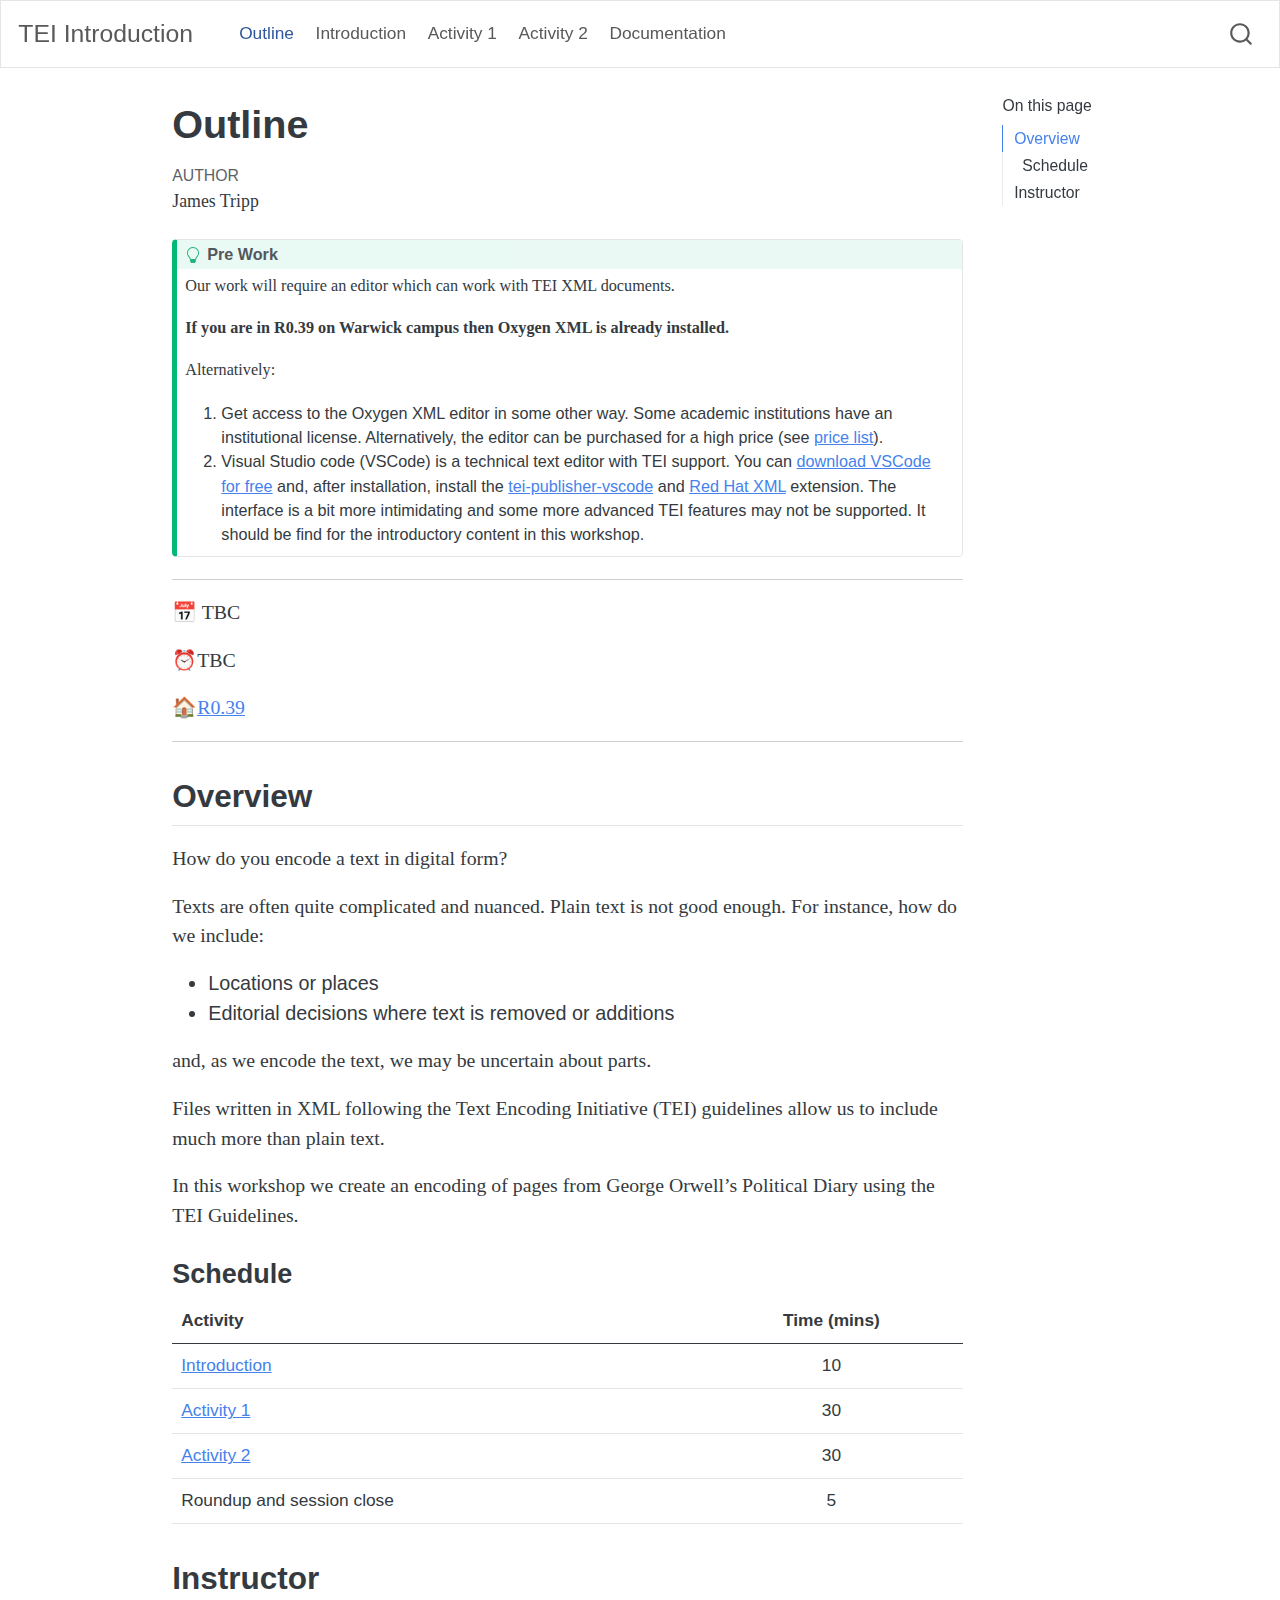
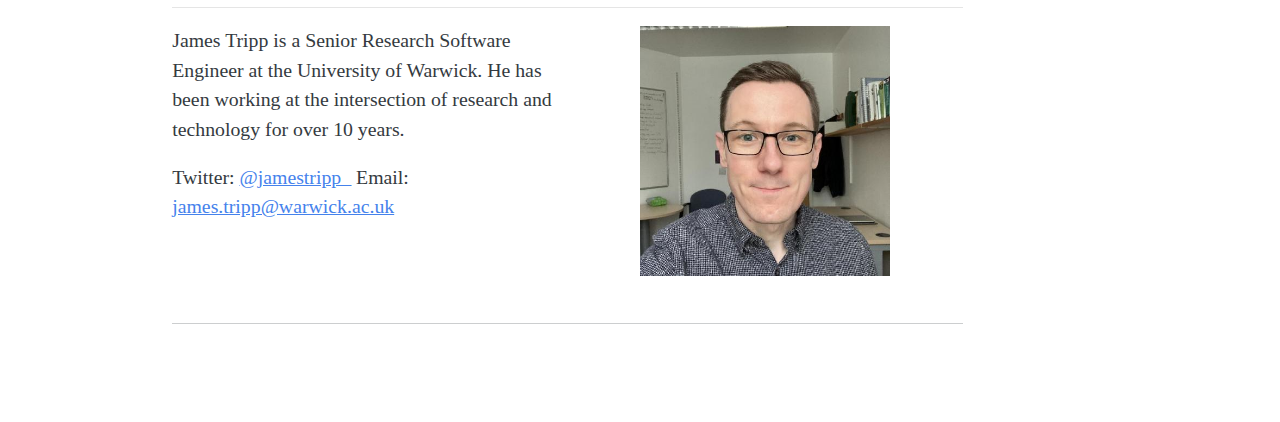
<file: index.html>
<!DOCTYPE html>
<html xmlns="http://www.w3.org/1999/xhtml" lang="en" xml:lang="en"><head>

<meta charset="utf-8">
<meta name="generator" content="quarto-1.2.269">

<meta name="viewport" content="width=device-width, initial-scale=1.0, user-scalable=yes">

<meta name="author" content="James Tripp">

<title>TEI Introduction - Outline</title>
<style>
code{white-space: pre-wrap;}
span.smallcaps{font-variant: small-caps;}
div.columns{display: flex; gap: min(4vw, 1.5em);}
div.column{flex: auto; overflow-x: auto;}
div.hanging-indent{margin-left: 1.5em; text-indent: -1.5em;}
ul.task-list{list-style: none;}
ul.task-list li input[type="checkbox"] {
  width: 0.8em;
  margin: 0 0.8em 0.2em -1.6em;
  vertical-align: middle;
}
</style>


<script src="site_libs/quarto-nav/quarto-nav.js"></script>
<script src="site_libs/quarto-nav/headroom.min.js"></script>
<script src="site_libs/clipboard/clipboard.min.js"></script>
<script src="site_libs/quarto-search/autocomplete.umd.js"></script>
<script src="site_libs/quarto-search/fuse.min.js"></script>
<script src="site_libs/quarto-search/quarto-search.js"></script>
<meta name="quarto:offset" content="./">
<script src="site_libs/quarto-html/quarto.js"></script>
<script src="site_libs/quarto-html/popper.min.js"></script>
<script src="site_libs/quarto-html/tippy.umd.min.js"></script>
<script src="site_libs/quarto-html/anchor.min.js"></script>
<link href="site_libs/quarto-html/tippy.css" rel="stylesheet">
<link href="site_libs/quarto-html/quarto-syntax-highlighting.css" rel="stylesheet" id="quarto-text-highlighting-styles">
<script src="site_libs/bootstrap/bootstrap.min.js"></script>
<link href="site_libs/bootstrap/bootstrap-icons.css" rel="stylesheet">
<link href="site_libs/bootstrap/bootstrap.min.css" rel="stylesheet" id="quarto-bootstrap" data-mode="light">
<script id="quarto-search-options" type="application/json">{
  "location": "navbar",
  "copy-button": false,
  "collapse-after": 3,
  "panel-placement": "end",
  "type": "overlay",
  "limit": 20,
  "language": {
    "search-no-results-text": "No results",
    "search-matching-documents-text": "matching documents",
    "search-copy-link-title": "Copy link to search",
    "search-hide-matches-text": "Hide additional matches",
    "search-more-match-text": "more match in this document",
    "search-more-matches-text": "more matches in this document",
    "search-clear-button-title": "Clear",
    "search-detached-cancel-button-title": "Cancel",
    "search-submit-button-title": "Submit"
  }
}</script>


<link rel="stylesheet" href="styles.css">
<meta property="og:title" content="TEI Introduction - Outline">
<meta property="og:description" content="📅 TBC">
<meta property="og:site-name" content="TEI Introduction">
<meta name="twitter:title" content="TEI Introduction - Outline">
<meta name="twitter:description" content="📅 TBC">
<meta name="twitter:card" content="summary">
</head>

<body class="nav-fixed">

<div id="quarto-search-results"></div>
  <header id="quarto-header" class="headroom fixed-top">
    <nav class="navbar navbar-expand-lg navbar-dark ">
      <div class="navbar-container container-fluid">
      <div class="navbar-brand-container">
    <a class="navbar-brand" href="./index.html">
    <span class="navbar-title">TEI Introduction</span>
    </a>
  </div>
          <button class="navbar-toggler" type="button" data-bs-toggle="collapse" data-bs-target="#navbarCollapse" aria-controls="navbarCollapse" aria-expanded="false" aria-label="Toggle navigation" onclick="if (window.quartoToggleHeadroom) { window.quartoToggleHeadroom(); }">
  <span class="navbar-toggler-icon"></span>
</button>
          <div class="collapse navbar-collapse" id="navbarCollapse">
            <ul class="navbar-nav navbar-nav-scroll me-auto">
  <li class="nav-item">
    <a class="nav-link active" href="./index.html" aria-current="page">
 <span class="menu-text">Outline</span></a>
  </li>  
  <li class="nav-item">
    <a class="nav-link" href="./materials/slides/introduction.html">
 <span class="menu-text">Introduction</span></a>
  </li>  
  <li class="nav-item">
    <a class="nav-link" href="./materials/activity/01-activity1/creating_tei_files.html">
 <span class="menu-text">Activity 1</span></a>
  </li>  
  <li class="nav-item">
    <a class="nav-link" href="./materials/activity/02-activity2/dates_places_editorial.html">
 <span class="menu-text">Activity 2</span></a>
  </li>  
  <li class="nav-item">
    <a class="nav-link" href="./materials/activity/00-reading-documentation/reading_documentation.html">
 <span class="menu-text">Documentation</span></a>
  </li>  
</ul>
              <div id="quarto-search" class="" title="Search"></div>
          </div> <!-- /navcollapse -->
      </div> <!-- /container-fluid -->
    </nav>
</header>
<!-- content -->
<div id="quarto-content" class="quarto-container page-columns page-rows-contents page-layout-article page-navbar">
<!-- sidebar -->
<!-- margin-sidebar -->
    <div id="quarto-margin-sidebar" class="sidebar margin-sidebar">
        <nav id="TOC" role="doc-toc" class="toc-active">
    <h2 id="toc-title">On this page</h2>
   
  <ul>
  <li><a href="#overview" id="toc-overview" class="nav-link active" data-scroll-target="#overview">Overview</a>
  <ul class="collapse">
  <li><a href="#schedule" id="toc-schedule" class="nav-link" data-scroll-target="#schedule">Schedule</a></li>
  </ul></li>
  <li><a href="#instructor" id="toc-instructor" class="nav-link" data-scroll-target="#instructor">Instructor</a></li>
  </ul>
</nav>
    </div>
<!-- main -->
<main class="content" id="quarto-document-content">

<header id="title-block-header" class="quarto-title-block default">
<div class="quarto-title">
<h1 class="title">Outline</h1>
</div>



<div class="quarto-title-meta">

    <div>
    <div class="quarto-title-meta-heading">Author</div>
    <div class="quarto-title-meta-contents">
             <p>James Tripp </p>
          </div>
  </div>
    
  
    
  </div>
  

</header>

<!-- This template is base on https://github.com/rstudio-conf-2022/get-started-quarto -->
<div class="callout-tip callout callout-style-default callout-captioned">
<div class="callout-header d-flex align-content-center">
<div class="callout-icon-container">
<i class="callout-icon"></i>
</div>
<div class="callout-caption-container flex-fill">
Pre Work
</div>
</div>
<div class="callout-body-container callout-body">
<p>Our work will require an editor which can work with TEI XML documents.</p>
<p><strong>If you are in R0.39 on Warwick campus then Oxygen XML is already installed.</strong></p>
<p>Alternatively:</p>
<ol type="1">
<li>Get access to the Oxygen XML editor in some other way. Some academic institutions have an institutional license. Alternatively, the editor can be purchased for a high price (see <a href="https://www.oxygenxml.com/buy-academic.html">price list</a>).</li>
<li>Visual Studio code (VSCode) is a technical text editor with TEI support. You can <a href="https://code.visualstudio.com/Download">download VSCode for free</a> and, after installation, install the <a href="https://marketplace.visualstudio.com/items?itemName=e-editiones.tei-publisher-vscode">tei-publisher-vscode</a> and <a href="https://marketplace.visualstudio.com/items?itemName=redhat.vscode-xml">Red Hat XML</a> extension. The interface is a bit more intimidating and some more advanced TEI features may not be supported. It should be find for the introductory content in this workshop.</li>
</ol>
</div>
</div>
<hr>
<!-- Emojis are available via RStudio -->
<!-- See https://quarto.org/docs/visual-editor/content.html -->
<p>📅 TBC</p>
<p>⏰TBC</p>
<p>🏠<a href="http://campus-cms.warwick.ac.uk/share/2a3fd39bf9cd08107f393510c5944d46">R0.39</a></p>
<hr>
<section id="overview" class="level2">
<h2 class="anchored" data-anchor-id="overview">Overview</h2>
<p>How do you encode a text in digital form?</p>
<p>Texts are often quite complicated and nuanced. Plain text is not good enough. For instance, how do we include:</p>
<ul>
<li>Locations or places</li>
<li>Editorial decisions where text is removed or additions</li>
</ul>
<p>and, as we encode the text, we may be uncertain about parts.</p>
<p>Files written in XML following the Text Encoding Initiative (TEI) guidelines allow us to include much more than plain text.</p>
<p>In this workshop we create an encoding of pages from George Orwell’s Political Diary using the TEI Guidelines.</p>
<section id="schedule" class="level3">
<h3 class="anchored" data-anchor-id="schedule">Schedule</h3>

<!-- Generate via https://www.tablesgenerator.com/markdown_tables -->
<table class="table">
<thead>
<tr class="header">
<th>Activity</th>
<th style="text-align: center;">Time (mins)</th>
</tr>
</thead>
<tbody>
<tr class="odd">
<td><a href="./materials/slides/introduction.html">Introduction</a></td>
<td style="text-align: center;">10</td>
</tr>
<tr class="even">
<td><a href="./materials/activity/01-activity1/creating_tei_files.html">Activity 1</a></td>
<td style="text-align: center;">30</td>
</tr>
<tr class="odd">
<td><a href="./materials/activity/02-activity2/dates_places_editorial.html">Activity 2</a></td>
<td style="text-align: center;">30</td>
</tr>
<tr class="even">
<td>Roundup and session close</td>
<td style="text-align: center;">5</td>
</tr>
</tbody>
</table>
</section>
</section>
<section id="instructor" class="level2">
<h2 class="anchored" data-anchor-id="instructor">Instructor</h2>
<div class="columns">
<div class="column" style="width:50%;">
<p>James Tripp is a Senior Research Software Engineer at the University of Warwick. He has been working at the intersection of research and technology for over 10 years.</p>
<p>Twitter: <a href="https://twitter.com/jamestripp_">@jamestripp_</a> Email: <a href="mailto:james.tripp@warwick.ac.uk">james.tripp@warwick.ac.uk</a></p>
</div><div class="column" style="width:50%;">
<div class="quarto-figure quarto-figure-center">
<figure class="figure">
<p><img src="materials/images/james.jfif" class="img-fluid figure-img" alt="James Tripp" width="250"></p>
</figure>
</div>
</div>
</div>
<hr>
<!-- Do make sure this is the right license -->
<!-- ![](https://i.creativecommons.org/l/by/4.0/88x31.png) This work is licensed under a [Creative Commons Attribution 4.0 International License](https://creativecommons.org/licenses/by/4.0/). -->


</section>

</main> <!-- /main -->
<script id="quarto-html-after-body" type="application/javascript">
window.document.addEventListener("DOMContentLoaded", function (event) {
  const toggleBodyColorMode = (bsSheetEl) => {
    const mode = bsSheetEl.getAttribute("data-mode");
    const bodyEl = window.document.querySelector("body");
    if (mode === "dark") {
      bodyEl.classList.add("quarto-dark");
      bodyEl.classList.remove("quarto-light");
    } else {
      bodyEl.classList.add("quarto-light");
      bodyEl.classList.remove("quarto-dark");
    }
  }
  const toggleBodyColorPrimary = () => {
    const bsSheetEl = window.document.querySelector("link#quarto-bootstrap");
    if (bsSheetEl) {
      toggleBodyColorMode(bsSheetEl);
    }
  }
  toggleBodyColorPrimary();  
  const icon = "";
  const anchorJS = new window.AnchorJS();
  anchorJS.options = {
    placement: 'right',
    icon: icon
  };
  anchorJS.add('.anchored');
  const clipboard = new window.ClipboardJS('.code-copy-button', {
    target: function(trigger) {
      return trigger.previousElementSibling;
    }
  });
  clipboard.on('success', function(e) {
    // button target
    const button = e.trigger;
    // don't keep focus
    button.blur();
    // flash "checked"
    button.classList.add('code-copy-button-checked');
    var currentTitle = button.getAttribute("title");
    button.setAttribute("title", "Copied!");
    let tooltip;
    if (window.bootstrap) {
      button.setAttribute("data-bs-toggle", "tooltip");
      button.setAttribute("data-bs-placement", "left");
      button.setAttribute("data-bs-title", "Copied!");
      tooltip = new bootstrap.Tooltip(button, 
        { trigger: "manual", 
          customClass: "code-copy-button-tooltip",
          offset: [0, -8]});
      tooltip.show();    
    }
    setTimeout(function() {
      if (tooltip) {
        tooltip.hide();
        button.removeAttribute("data-bs-title");
        button.removeAttribute("data-bs-toggle");
        button.removeAttribute("data-bs-placement");
      }
      button.setAttribute("title", currentTitle);
      button.classList.remove('code-copy-button-checked');
    }, 1000);
    // clear code selection
    e.clearSelection();
  });
  function tippyHover(el, contentFn) {
    const config = {
      allowHTML: true,
      content: contentFn,
      maxWidth: 500,
      delay: 100,
      arrow: false,
      appendTo: function(el) {
          return el.parentElement;
      },
      interactive: true,
      interactiveBorder: 10,
      theme: 'quarto',
      placement: 'bottom-start'
    };
    window.tippy(el, config); 
  }
  const noterefs = window.document.querySelectorAll('a[role="doc-noteref"]');
  for (var i=0; i<noterefs.length; i++) {
    const ref = noterefs[i];
    tippyHover(ref, function() {
      // use id or data attribute instead here
      let href = ref.getAttribute('data-footnote-href') || ref.getAttribute('href');
      try { href = new URL(href).hash; } catch {}
      const id = href.replace(/^#\/?/, "");
      const note = window.document.getElementById(id);
      return note.innerHTML;
    });
  }
  const findCites = (el) => {
    const parentEl = el.parentElement;
    if (parentEl) {
      const cites = parentEl.dataset.cites;
      if (cites) {
        return {
          el,
          cites: cites.split(' ')
        };
      } else {
        return findCites(el.parentElement)
      }
    } else {
      return undefined;
    }
  };
  var bibliorefs = window.document.querySelectorAll('a[role="doc-biblioref"]');
  for (var i=0; i<bibliorefs.length; i++) {
    const ref = bibliorefs[i];
    const citeInfo = findCites(ref);
    if (citeInfo) {
      tippyHover(citeInfo.el, function() {
        var popup = window.document.createElement('div');
        citeInfo.cites.forEach(function(cite) {
          var citeDiv = window.document.createElement('div');
          citeDiv.classList.add('hanging-indent');
          citeDiv.classList.add('csl-entry');
          var biblioDiv = window.document.getElementById('ref-' + cite);
          if (biblioDiv) {
            citeDiv.innerHTML = biblioDiv.innerHTML;
          }
          popup.appendChild(citeDiv);
        });
        return popup.innerHTML;
      });
    }
  }
});
</script>
</div> <!-- /content -->



</body></html>
</file>
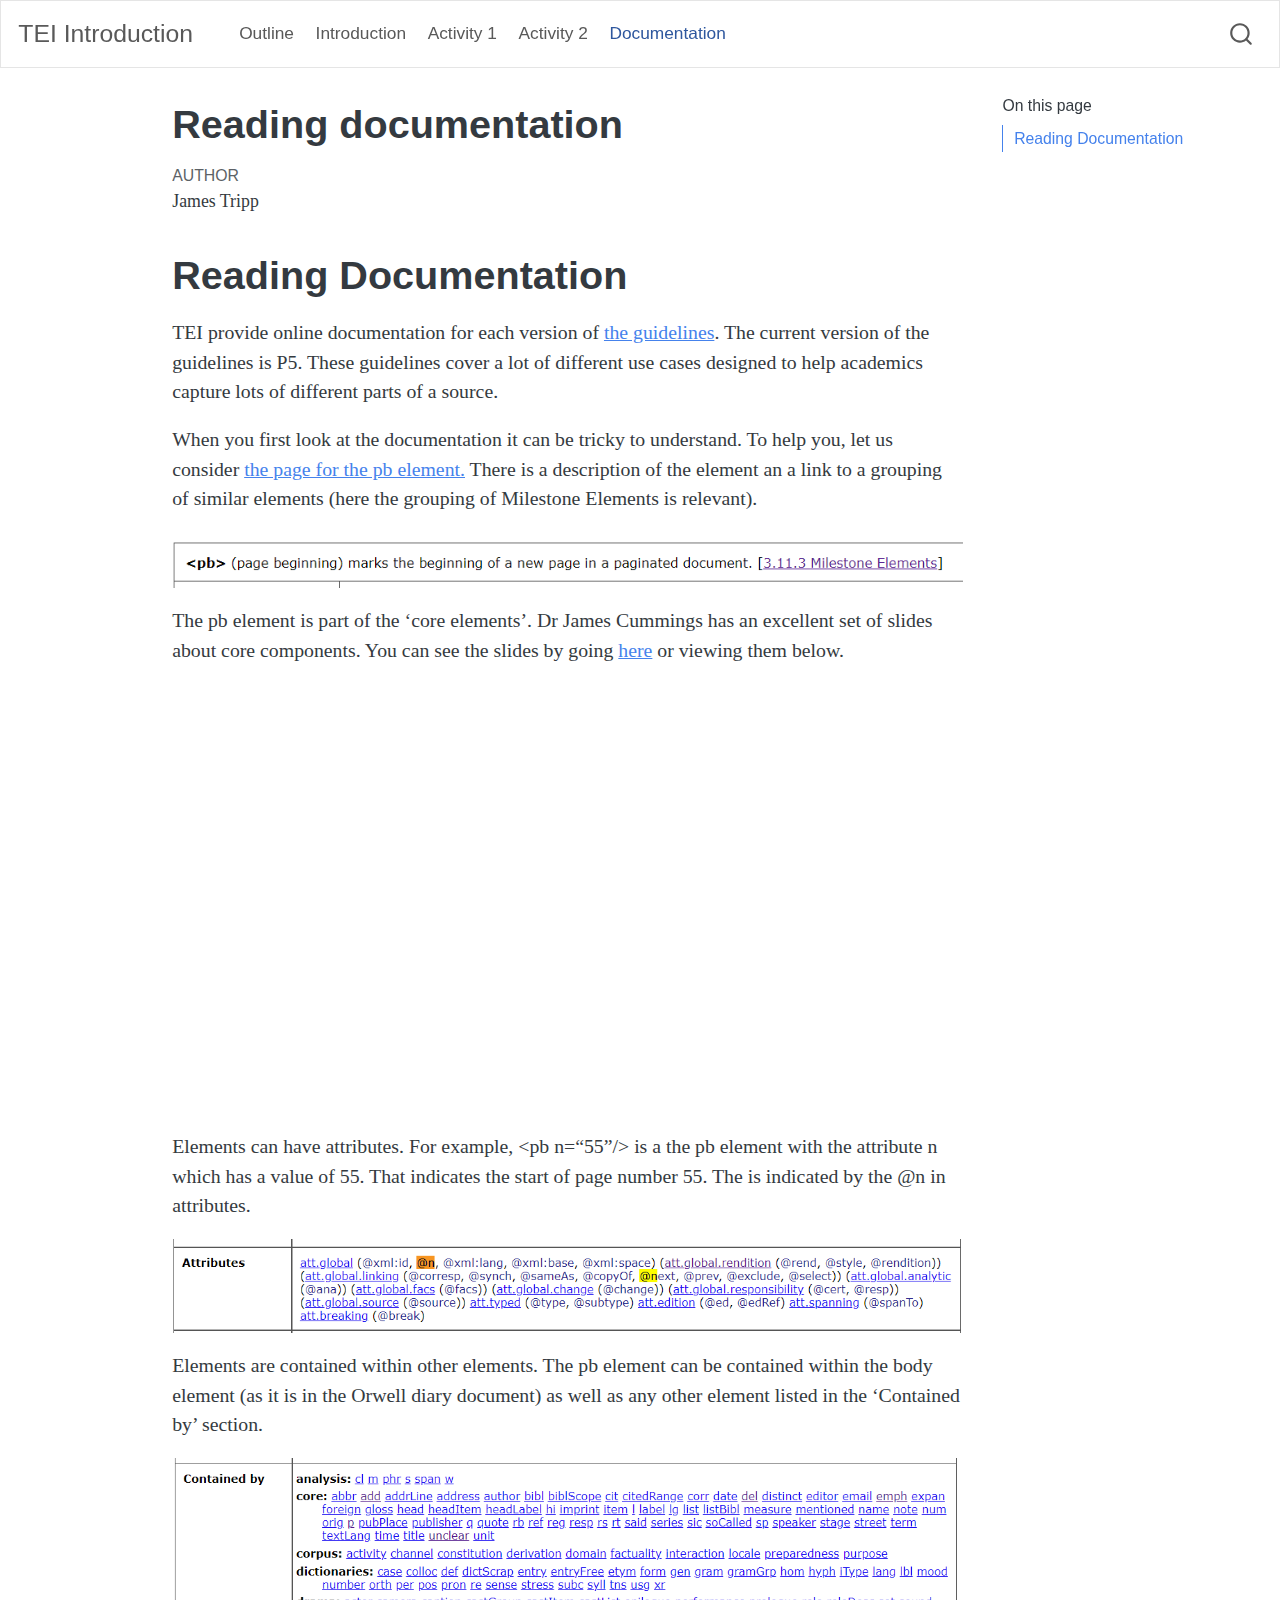
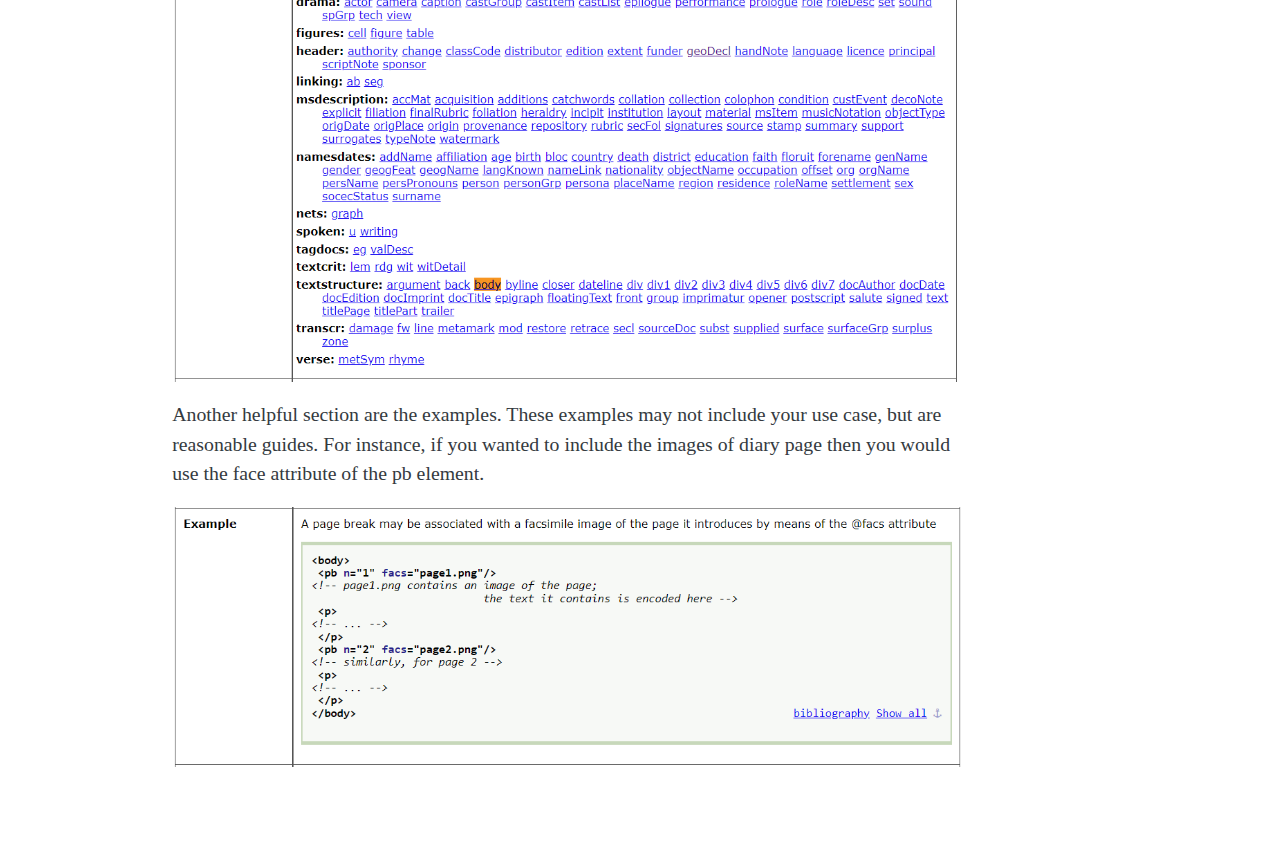
<file: materials/activity/00-reading-documentation/reading_documentation.html>
<!DOCTYPE html>
<html xmlns="http://www.w3.org/1999/xhtml" lang="en" xml:lang="en"><head>

<meta charset="utf-8">
<meta name="generator" content="quarto-1.2.269">

<meta name="viewport" content="width=device-width, initial-scale=1.0, user-scalable=yes">

<meta name="author" content="James Tripp">

<title>TEI Introduction - Reading documentation</title>
<style>
code{white-space: pre-wrap;}
span.smallcaps{font-variant: small-caps;}
div.columns{display: flex; gap: min(4vw, 1.5em);}
div.column{flex: auto; overflow-x: auto;}
div.hanging-indent{margin-left: 1.5em; text-indent: -1.5em;}
ul.task-list{list-style: none;}
ul.task-list li input[type="checkbox"] {
  width: 0.8em;
  margin: 0 0.8em 0.2em -1.6em;
  vertical-align: middle;
}
</style>


<script src="../../../site_libs/quarto-nav/quarto-nav.js"></script>
<script src="../../../site_libs/quarto-nav/headroom.min.js"></script>
<script src="../../../site_libs/clipboard/clipboard.min.js"></script>
<script src="../../../site_libs/quarto-search/autocomplete.umd.js"></script>
<script src="../../../site_libs/quarto-search/fuse.min.js"></script>
<script src="../../../site_libs/quarto-search/quarto-search.js"></script>
<meta name="quarto:offset" content="../../../">
<script src="../../../site_libs/quarto-html/quarto.js"></script>
<script src="../../../site_libs/quarto-html/popper.min.js"></script>
<script src="../../../site_libs/quarto-html/tippy.umd.min.js"></script>
<script src="../../../site_libs/quarto-html/anchor.min.js"></script>
<link href="../../../site_libs/quarto-html/tippy.css" rel="stylesheet">
<link href="../../../site_libs/quarto-html/quarto-syntax-highlighting.css" rel="stylesheet" id="quarto-text-highlighting-styles">
<script src="../../../site_libs/bootstrap/bootstrap.min.js"></script>
<link href="../../../site_libs/bootstrap/bootstrap-icons.css" rel="stylesheet">
<link href="../../../site_libs/bootstrap/bootstrap.min.css" rel="stylesheet" id="quarto-bootstrap" data-mode="light">
<script id="quarto-search-options" type="application/json">{
  "location": "navbar",
  "copy-button": false,
  "collapse-after": 3,
  "panel-placement": "end",
  "type": "overlay",
  "limit": 20,
  "language": {
    "search-no-results-text": "No results",
    "search-matching-documents-text": "matching documents",
    "search-copy-link-title": "Copy link to search",
    "search-hide-matches-text": "Hide additional matches",
    "search-more-match-text": "more match in this document",
    "search-more-matches-text": "more matches in this document",
    "search-clear-button-title": "Clear",
    "search-detached-cancel-button-title": "Cancel",
    "search-submit-button-title": "Submit"
  }
}</script>


<link rel="stylesheet" href="../../../styles.css">
<meta property="og:title" content="TEI Introduction - Reading documentation">
<meta property="og:description" content="TEI provide online documentation for each version of the guidelines. The current version of the guidelines is P5.">
<meta property="og:site-name" content="TEI Introduction">
<meta name="twitter:title" content="TEI Introduction - Reading documentation">
<meta name="twitter:description" content="TEI provide online documentation for each version of the guidelines. The current version of the guidelines is P5.">
<meta name="twitter:card" content="summary">
</head>

<body class="nav-fixed">

<div id="quarto-search-results"></div>
  <header id="quarto-header" class="headroom fixed-top">
    <nav class="navbar navbar-expand-lg navbar-dark ">
      <div class="navbar-container container-fluid">
      <div class="navbar-brand-container">
    <a class="navbar-brand" href="../../../index.html">
    <span class="navbar-title">TEI Introduction</span>
    </a>
  </div>
          <button class="navbar-toggler" type="button" data-bs-toggle="collapse" data-bs-target="#navbarCollapse" aria-controls="navbarCollapse" aria-expanded="false" aria-label="Toggle navigation" onclick="if (window.quartoToggleHeadroom) { window.quartoToggleHeadroom(); }">
  <span class="navbar-toggler-icon"></span>
</button>
          <div class="collapse navbar-collapse" id="navbarCollapse">
            <ul class="navbar-nav navbar-nav-scroll me-auto">
  <li class="nav-item">
    <a class="nav-link" href="../../../index.html">
 <span class="menu-text">Outline</span></a>
  </li>  
  <li class="nav-item">
    <a class="nav-link" href="../../../materials/slides/introduction.html">
 <span class="menu-text">Introduction</span></a>
  </li>  
  <li class="nav-item">
    <a class="nav-link" href="../../../materials/activity/01-activity1/creating_tei_files.html">
 <span class="menu-text">Activity 1</span></a>
  </li>  
  <li class="nav-item">
    <a class="nav-link" href="../../../materials/activity/02-activity2/dates_places_editorial.html">
 <span class="menu-text">Activity 2</span></a>
  </li>  
  <li class="nav-item">
    <a class="nav-link active" href="../../../materials/activity/00-reading-documentation/reading_documentation.html" aria-current="page">
 <span class="menu-text">Documentation</span></a>
  </li>  
</ul>
              <div id="quarto-search" class="" title="Search"></div>
          </div> <!-- /navcollapse -->
      </div> <!-- /container-fluid -->
    </nav>
</header>
<!-- content -->
<div id="quarto-content" class="quarto-container page-columns page-rows-contents page-layout-article page-navbar">
<!-- sidebar -->
<!-- margin-sidebar -->
    <div id="quarto-margin-sidebar" class="sidebar margin-sidebar">
        <nav id="TOC" role="doc-toc" class="toc-active">
    <h2 id="toc-title">On this page</h2>
   
  <ul>
  <li><a href="#reading-documentation" id="toc-reading-documentation" class="nav-link active" data-scroll-target="#reading-documentation">Reading Documentation</a></li>
  </ul>
</nav>
    </div>
<!-- main -->
<main class="content" id="quarto-document-content">

<header id="title-block-header" class="quarto-title-block default">
<div class="quarto-title">
<h1 class="title">Reading documentation</h1>
</div>



<div class="quarto-title-meta">

    <div>
    <div class="quarto-title-meta-heading">Author</div>
    <div class="quarto-title-meta-contents">
             <p>James Tripp </p>
          </div>
  </div>
    
  
    
  </div>
  

</header>

<section id="reading-documentation" class="level1">
<h1>Reading Documentation</h1>
<p>TEI provide online documentation for each version of <a href="https://www.tei-c.org/release/doc/tei-p5-doc/en/html/index.html">the guidelines</a>. The current version of the guidelines is P5. These guidelines cover a lot of different use cases designed to help academics capture lots of different parts of a source.</p>
<p>When you first look at the documentation it can be tricky to understand. To help you, let us consider <a href="https://www.tei-c.org/release/doc/tei-p5-doc/en/html/ref-pb.html">the page for the pb element.</a> There is a description of the element an a link to a grouping of similar elements (here the grouping of Milestone Elements is relevant).</p>
<p><img src="images/paste-B57B779E.png" class="img-fluid"></p>
<p>The pb element is part of the ‘core elements’. Dr James Cummings has an excellent set of slides about core components. You can see the slides by going <a href="https://slides.com/jamescummings/teistructure-core">here</a> or viewing them below.</p>
<iframe src="https://slides.com/jamescummings/teistructure-core/embed" width="576" height="420" title="TEI Structure and Basic Core Components" scrolling="no" frameborder="0" webkitallowfullscreen="" mozallowfullscreen="" allowfullscreen="">

</iframe>
<p>Elements can have attributes. For example, &lt;pb n=“55”/&gt; is a the pb element with the attribute n which has a value of 55. That indicates the start of page number 55. The is indicated by the <span class="citation" data-cites="n">@n</span> in attributes.</p>
<p><img src="images/paste-1F33002A.png" class="img-fluid"></p>
<p>Elements are contained within other elements. The pb element can be contained within the body element (as it is in the Orwell diary document) as well as any other element listed in the ‘Contained by’ section.</p>
<p><img src="images/paste-CBBCE165.png" class="img-fluid"></p>
<p>Another helpful section are the examples. These examples may not include your use case, but are reasonable guides. For instance, if you wanted to include the images of diary page then you would use the face attribute of the pb element.</p>
<p><img src="images/paste-3E537ADB.png" class="img-fluid"></p>


</section>

</main> <!-- /main -->
<script id="quarto-html-after-body" type="application/javascript">
window.document.addEventListener("DOMContentLoaded", function (event) {
  const toggleBodyColorMode = (bsSheetEl) => {
    const mode = bsSheetEl.getAttribute("data-mode");
    const bodyEl = window.document.querySelector("body");
    if (mode === "dark") {
      bodyEl.classList.add("quarto-dark");
      bodyEl.classList.remove("quarto-light");
    } else {
      bodyEl.classList.add("quarto-light");
      bodyEl.classList.remove("quarto-dark");
    }
  }
  const toggleBodyColorPrimary = () => {
    const bsSheetEl = window.document.querySelector("link#quarto-bootstrap");
    if (bsSheetEl) {
      toggleBodyColorMode(bsSheetEl);
    }
  }
  toggleBodyColorPrimary();  
  const icon = "";
  const anchorJS = new window.AnchorJS();
  anchorJS.options = {
    placement: 'right',
    icon: icon
  };
  anchorJS.add('.anchored');
  const clipboard = new window.ClipboardJS('.code-copy-button', {
    target: function(trigger) {
      return trigger.previousElementSibling;
    }
  });
  clipboard.on('success', function(e) {
    // button target
    const button = e.trigger;
    // don't keep focus
    button.blur();
    // flash "checked"
    button.classList.add('code-copy-button-checked');
    var currentTitle = button.getAttribute("title");
    button.setAttribute("title", "Copied!");
    let tooltip;
    if (window.bootstrap) {
      button.setAttribute("data-bs-toggle", "tooltip");
      button.setAttribute("data-bs-placement", "left");
      button.setAttribute("data-bs-title", "Copied!");
      tooltip = new bootstrap.Tooltip(button, 
        { trigger: "manual", 
          customClass: "code-copy-button-tooltip",
          offset: [0, -8]});
      tooltip.show();    
    }
    setTimeout(function() {
      if (tooltip) {
        tooltip.hide();
        button.removeAttribute("data-bs-title");
        button.removeAttribute("data-bs-toggle");
        button.removeAttribute("data-bs-placement");
      }
      button.setAttribute("title", currentTitle);
      button.classList.remove('code-copy-button-checked');
    }, 1000);
    // clear code selection
    e.clearSelection();
  });
  function tippyHover(el, contentFn) {
    const config = {
      allowHTML: true,
      content: contentFn,
      maxWidth: 500,
      delay: 100,
      arrow: false,
      appendTo: function(el) {
          return el.parentElement;
      },
      interactive: true,
      interactiveBorder: 10,
      theme: 'quarto',
      placement: 'bottom-start'
    };
    window.tippy(el, config); 
  }
  const noterefs = window.document.querySelectorAll('a[role="doc-noteref"]');
  for (var i=0; i<noterefs.length; i++) {
    const ref = noterefs[i];
    tippyHover(ref, function() {
      // use id or data attribute instead here
      let href = ref.getAttribute('data-footnote-href') || ref.getAttribute('href');
      try { href = new URL(href).hash; } catch {}
      const id = href.replace(/^#\/?/, "");
      const note = window.document.getElementById(id);
      return note.innerHTML;
    });
  }
  const findCites = (el) => {
    const parentEl = el.parentElement;
    if (parentEl) {
      const cites = parentEl.dataset.cites;
      if (cites) {
        return {
          el,
          cites: cites.split(' ')
        };
      } else {
        return findCites(el.parentElement)
      }
    } else {
      return undefined;
    }
  };
  var bibliorefs = window.document.querySelectorAll('a[role="doc-biblioref"]');
  for (var i=0; i<bibliorefs.length; i++) {
    const ref = bibliorefs[i];
    const citeInfo = findCites(ref);
    if (citeInfo) {
      tippyHover(citeInfo.el, function() {
        var popup = window.document.createElement('div');
        citeInfo.cites.forEach(function(cite) {
          var citeDiv = window.document.createElement('div');
          citeDiv.classList.add('hanging-indent');
          citeDiv.classList.add('csl-entry');
          var biblioDiv = window.document.getElementById('ref-' + cite);
          if (biblioDiv) {
            citeDiv.innerHTML = biblioDiv.innerHTML;
          }
          popup.appendChild(citeDiv);
        });
        return popup.innerHTML;
      });
    }
  }
});
</script>
</div> <!-- /content -->



</body></html>
</file>
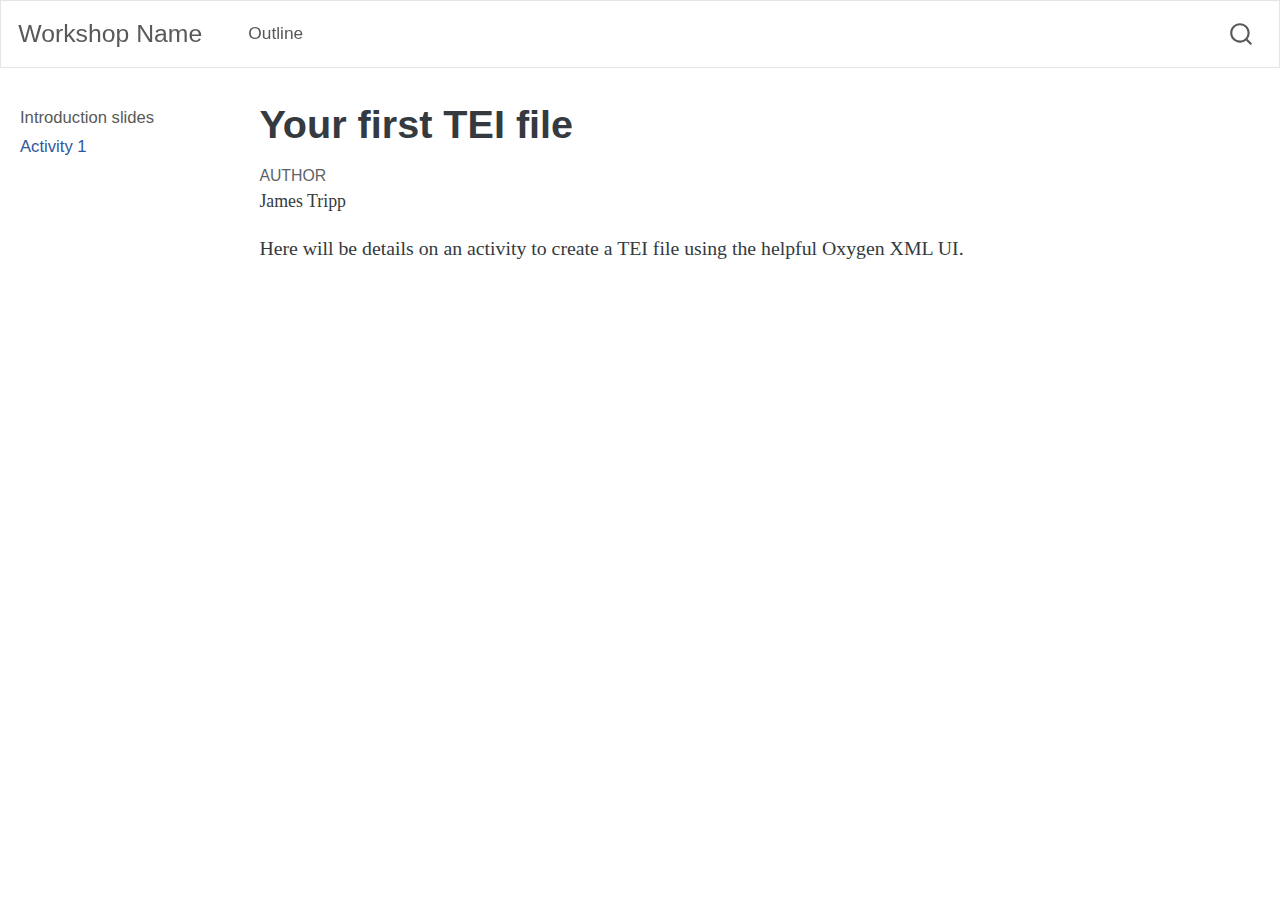
<file: materials/activity/01-activity1/activity1.html>
<!DOCTYPE html>
<html xmlns="http://www.w3.org/1999/xhtml" lang="en" xml:lang="en"><head>

<meta charset="utf-8">
<meta name="generator" content="quarto-1.1.251">

<meta name="viewport" content="width=device-width, initial-scale=1.0, user-scalable=yes">

<meta name="author" content="James Tripp">

<title>Workshop Name - Your first TEI file</title>
<style>
code{white-space: pre-wrap;}
span.smallcaps{font-variant: small-caps;}
div.columns{display: flex; gap: min(4vw, 1.5em);}
div.column{flex: auto; overflow-x: auto;}
div.hanging-indent{margin-left: 1.5em; text-indent: -1.5em;}
ul.task-list{list-style: none;}
ul.task-list li input[type="checkbox"] {
  width: 0.8em;
  margin: 0 0.8em 0.2em -1.6em;
  vertical-align: middle;
}
</style>


<script src="../../../site_libs/quarto-nav/quarto-nav.js"></script>
<script src="../../../site_libs/quarto-nav/headroom.min.js"></script>
<script src="../../../site_libs/clipboard/clipboard.min.js"></script>
<script src="../../../site_libs/quarto-search/autocomplete.umd.js"></script>
<script src="../../../site_libs/quarto-search/fuse.min.js"></script>
<script src="../../../site_libs/quarto-search/quarto-search.js"></script>
<meta name="quarto:offset" content="../../../">
<script src="../../../site_libs/quarto-html/quarto.js"></script>
<script src="../../../site_libs/quarto-html/popper.min.js"></script>
<script src="../../../site_libs/quarto-html/tippy.umd.min.js"></script>
<script src="../../../site_libs/quarto-html/anchor.min.js"></script>
<link href="../../../site_libs/quarto-html/tippy.css" rel="stylesheet">
<link href="../../../site_libs/quarto-html/quarto-syntax-highlighting.css" rel="stylesheet" id="quarto-text-highlighting-styles">
<script src="../../../site_libs/bootstrap/bootstrap.min.js"></script>
<link href="../../../site_libs/bootstrap/bootstrap-icons.css" rel="stylesheet">
<link href="../../../site_libs/bootstrap/bootstrap.min.css" rel="stylesheet" id="quarto-bootstrap" data-mode="light">
<script id="quarto-search-options" type="application/json">{
  "location": "navbar",
  "copy-button": false,
  "collapse-after": 3,
  "panel-placement": "end",
  "type": "overlay",
  "limit": 20,
  "language": {
    "search-no-results-text": "No results",
    "search-matching-documents-text": "matching documents",
    "search-copy-link-title": "Copy link to search",
    "search-hide-matches-text": "Hide additional matches",
    "search-more-match-text": "more match in this document",
    "search-more-matches-text": "more matches in this document",
    "search-clear-button-title": "Clear",
    "search-detached-cancel-button-title": "Cancel",
    "search-submit-button-title": "Submit"
  }
}</script>


<link rel="stylesheet" href="../../../styles.css">
<meta property="og:title" content="Workshop Name - Your first TEI file">
<meta property="og:description" content="Here will be details on an activity to create a TEI file using the helpful Oxygen XML UI.">
<meta property="og:site-name" content="Workshop Name">
<meta name="twitter:title" content="Workshop Name - Your first TEI file">
<meta name="twitter:description" content="Here will be details on an activity to create a TEI file using the helpful Oxygen XML UI.">
<meta name="twitter:card" content="summary">
</head>

<body class="nav-sidebar docked nav-fixed">

<div id="quarto-search-results"></div>
  <header id="quarto-header" class="headroom fixed-top">
    <nav class="navbar navbar-expand-lg navbar-dark ">
      <div class="navbar-container container-fluid">
      <div class="navbar-brand-container">
    <a class="navbar-brand" href="../../../index.html">
    <span class="navbar-title">Workshop Name</span>
    </a>
  </div>
          <button class="navbar-toggler" type="button" data-bs-toggle="collapse" data-bs-target="#navbarCollapse" aria-controls="navbarCollapse" aria-expanded="false" aria-label="Toggle navigation" onclick="if (window.quartoToggleHeadroom) { window.quartoToggleHeadroom(); }">
  <span class="navbar-toggler-icon"></span>
</button>
          <div class="collapse navbar-collapse" id="navbarCollapse">
            <ul class="navbar-nav navbar-nav-scroll me-auto">
  <li class="nav-item">
    <a class="nav-link" href="../../../index.html">Outline</a>
  </li>  
</ul>
              <div id="quarto-search" class="" title="Search"></div>
          </div> <!-- /navcollapse -->
      </div> <!-- /container-fluid -->
    </nav>
  <nav class="quarto-secondary-nav" data-bs-toggle="collapse" data-bs-target="#quarto-sidebar" aria-controls="quarto-sidebar" aria-expanded="false" aria-label="Toggle sidebar navigation" onclick="if (window.quartoToggleHeadroom) { window.quartoToggleHeadroom(); }">
    <div class="container-fluid d-flex justify-content-between">
      <h1 class="quarto-secondary-nav-title">Your first TEI file</h1>
      <button type="button" class="quarto-btn-toggle btn" aria-label="Show secondary navigation">
        <i class="bi bi-chevron-right"></i>
      </button>
    </div>
  </nav>
</header>
<!-- content -->
<div id="quarto-content" class="quarto-container page-columns page-rows-contents page-layout-article page-navbar">
<!-- sidebar -->
  <nav id="quarto-sidebar" class="sidebar collapse sidebar-navigation docked overflow-auto">
    <div class="sidebar-menu-container"> 
    <ul class="list-unstyled mt-1">
        <li class="sidebar-item">
  <div class="sidebar-item-container"> 
  <a href="../../../materials/slides/introduction.html" class="sidebar-item-text sidebar-link">Introduction slides</a>
  </div>
</li>
        <li class="sidebar-item">
  <div class="sidebar-item-container"> 
  <a href="../../../materials/activity/01-activity1/activity1.html" class="sidebar-item-text sidebar-link active">Activity 1</a>
  </div>
</li>
    </ul>
    </div>
</nav>
<!-- margin-sidebar -->
    <div id="quarto-margin-sidebar" class="sidebar margin-sidebar">
        
    </div>
<!-- main -->
<main class="content" id="quarto-document-content">

<header id="title-block-header" class="quarto-title-block default">
<div class="quarto-title">
<h1 class="title d-none d-lg-block">Your first TEI file</h1>
</div>



<div class="quarto-title-meta">

    <div>
    <div class="quarto-title-meta-heading">Author</div>
    <div class="quarto-title-meta-contents">
             <p>James Tripp </p>
          </div>
  </div>
    
    
  </div>
  

</header>

<p>Here will be details on an activity to create a TEI file using the helpful Oxygen XML UI.</p>



</main> <!-- /main -->
<script id="quarto-html-after-body" type="application/javascript">
window.document.addEventListener("DOMContentLoaded", function (event) {
  const toggleBodyColorMode = (bsSheetEl) => {
    const mode = bsSheetEl.getAttribute("data-mode");
    const bodyEl = window.document.querySelector("body");
    if (mode === "dark") {
      bodyEl.classList.add("quarto-dark");
      bodyEl.classList.remove("quarto-light");
    } else {
      bodyEl.classList.add("quarto-light");
      bodyEl.classList.remove("quarto-dark");
    }
  }
  const toggleBodyColorPrimary = () => {
    const bsSheetEl = window.document.querySelector("link#quarto-bootstrap");
    if (bsSheetEl) {
      toggleBodyColorMode(bsSheetEl);
    }
  }
  toggleBodyColorPrimary();  
  const icon = "";
  const anchorJS = new window.AnchorJS();
  anchorJS.options = {
    placement: 'right',
    icon: icon
  };
  anchorJS.add('.anchored');
  const clipboard = new window.ClipboardJS('.code-copy-button', {
    target: function(trigger) {
      return trigger.previousElementSibling;
    }
  });
  clipboard.on('success', function(e) {
    // button target
    const button = e.trigger;
    // don't keep focus
    button.blur();
    // flash "checked"
    button.classList.add('code-copy-button-checked');
    var currentTitle = button.getAttribute("title");
    button.setAttribute("title", "Copied!");
    setTimeout(function() {
      button.setAttribute("title", currentTitle);
      button.classList.remove('code-copy-button-checked');
    }, 1000);
    // clear code selection
    e.clearSelection();
  });
  function tippyHover(el, contentFn) {
    const config = {
      allowHTML: true,
      content: contentFn,
      maxWidth: 500,
      delay: 100,
      arrow: false,
      appendTo: function(el) {
          return el.parentElement;
      },
      interactive: true,
      interactiveBorder: 10,
      theme: 'quarto',
      placement: 'bottom-start'
    };
    window.tippy(el, config); 
  }
  const noterefs = window.document.querySelectorAll('a[role="doc-noteref"]');
  for (var i=0; i<noterefs.length; i++) {
    const ref = noterefs[i];
    tippyHover(ref, function() {
      // use id or data attribute instead here
      let href = ref.getAttribute('data-footnote-href') || ref.getAttribute('href');
      try { href = new URL(href).hash; } catch {}
      const id = href.replace(/^#\/?/, "");
      const note = window.document.getElementById(id);
      return note.innerHTML;
    });
  }
  var bibliorefs = window.document.querySelectorAll('a[role="doc-biblioref"]');
  for (var i=0; i<bibliorefs.length; i++) {
    const ref = bibliorefs[i];
    const cites = ref.parentNode.getAttribute('data-cites').split(' ');
    tippyHover(ref, function() {
      var popup = window.document.createElement('div');
      cites.forEach(function(cite) {
        var citeDiv = window.document.createElement('div');
        citeDiv.classList.add('hanging-indent');
        citeDiv.classList.add('csl-entry');
        var biblioDiv = window.document.getElementById('ref-' + cite);
        if (biblioDiv) {
          citeDiv.innerHTML = biblioDiv.innerHTML;
        }
        popup.appendChild(citeDiv);
      });
      return popup.innerHTML;
    });
  }
});
</script>
</div> <!-- /content -->



</body></html>
</file>
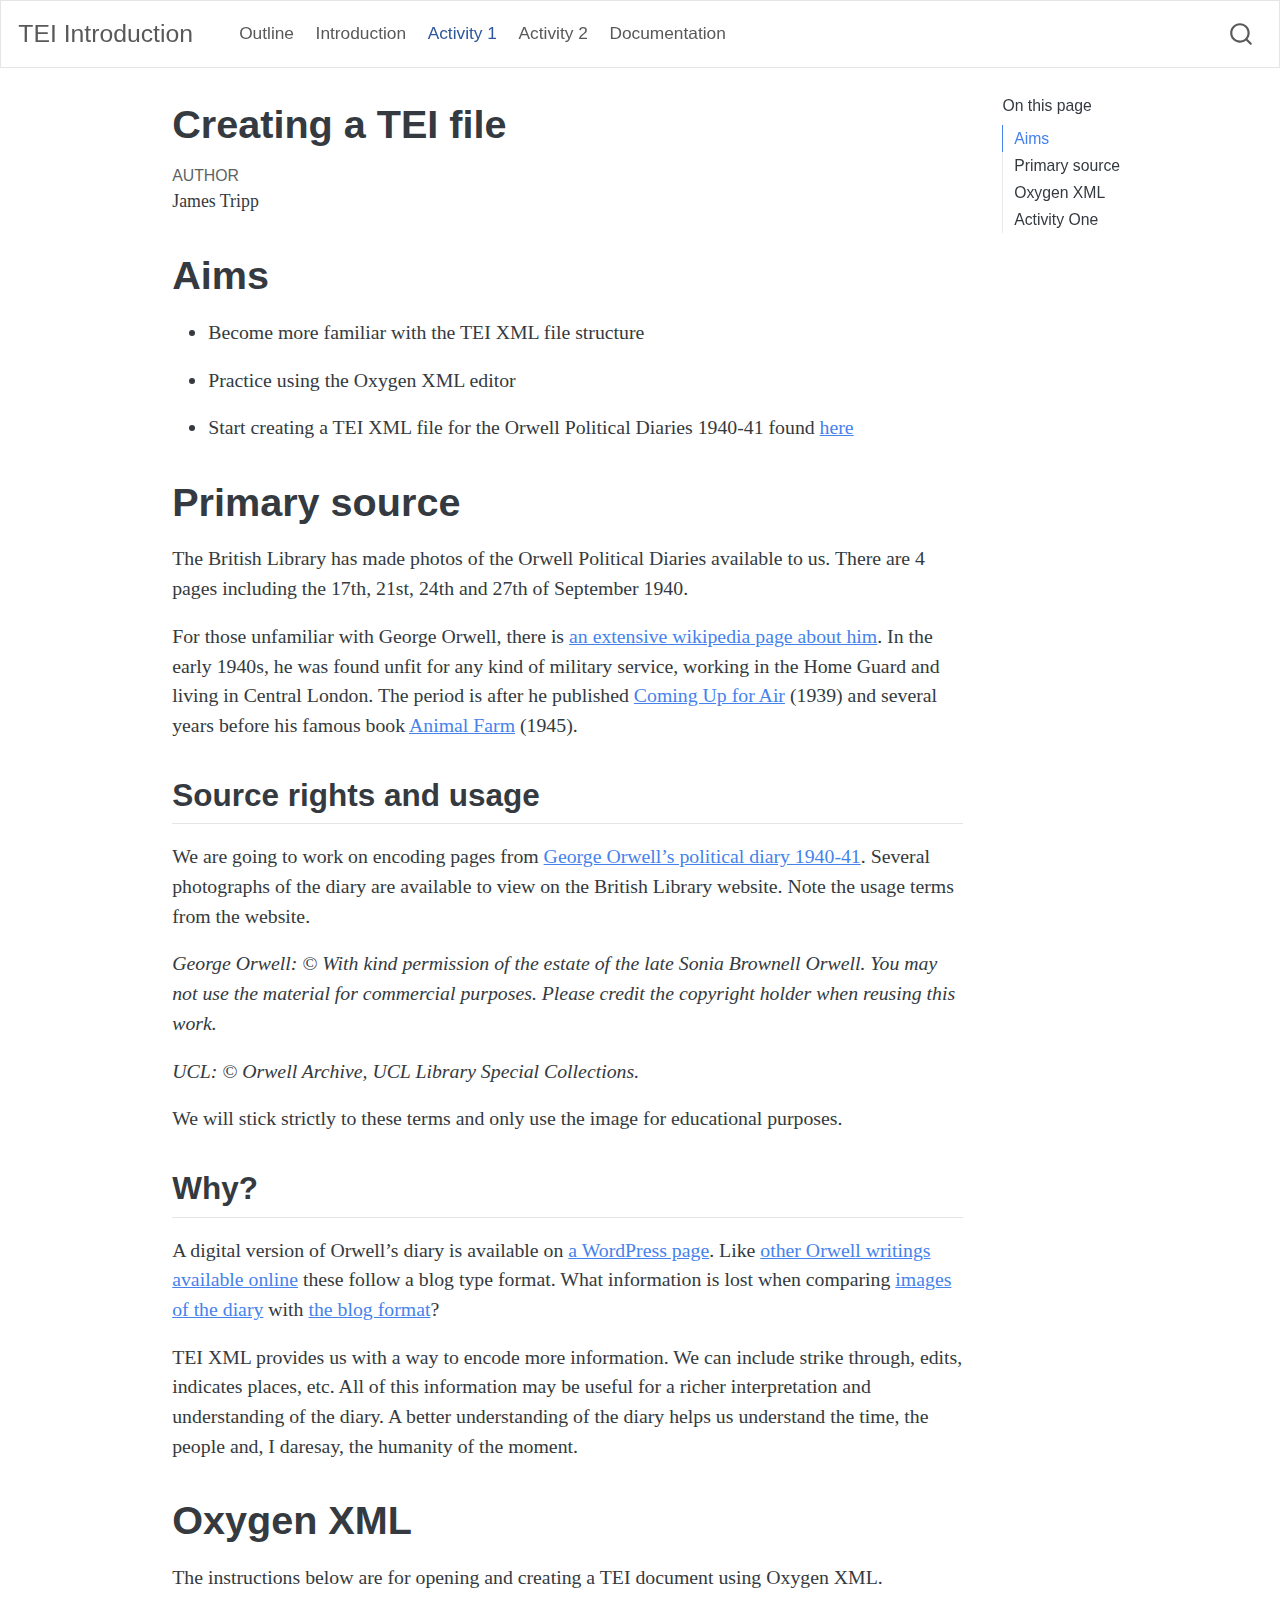
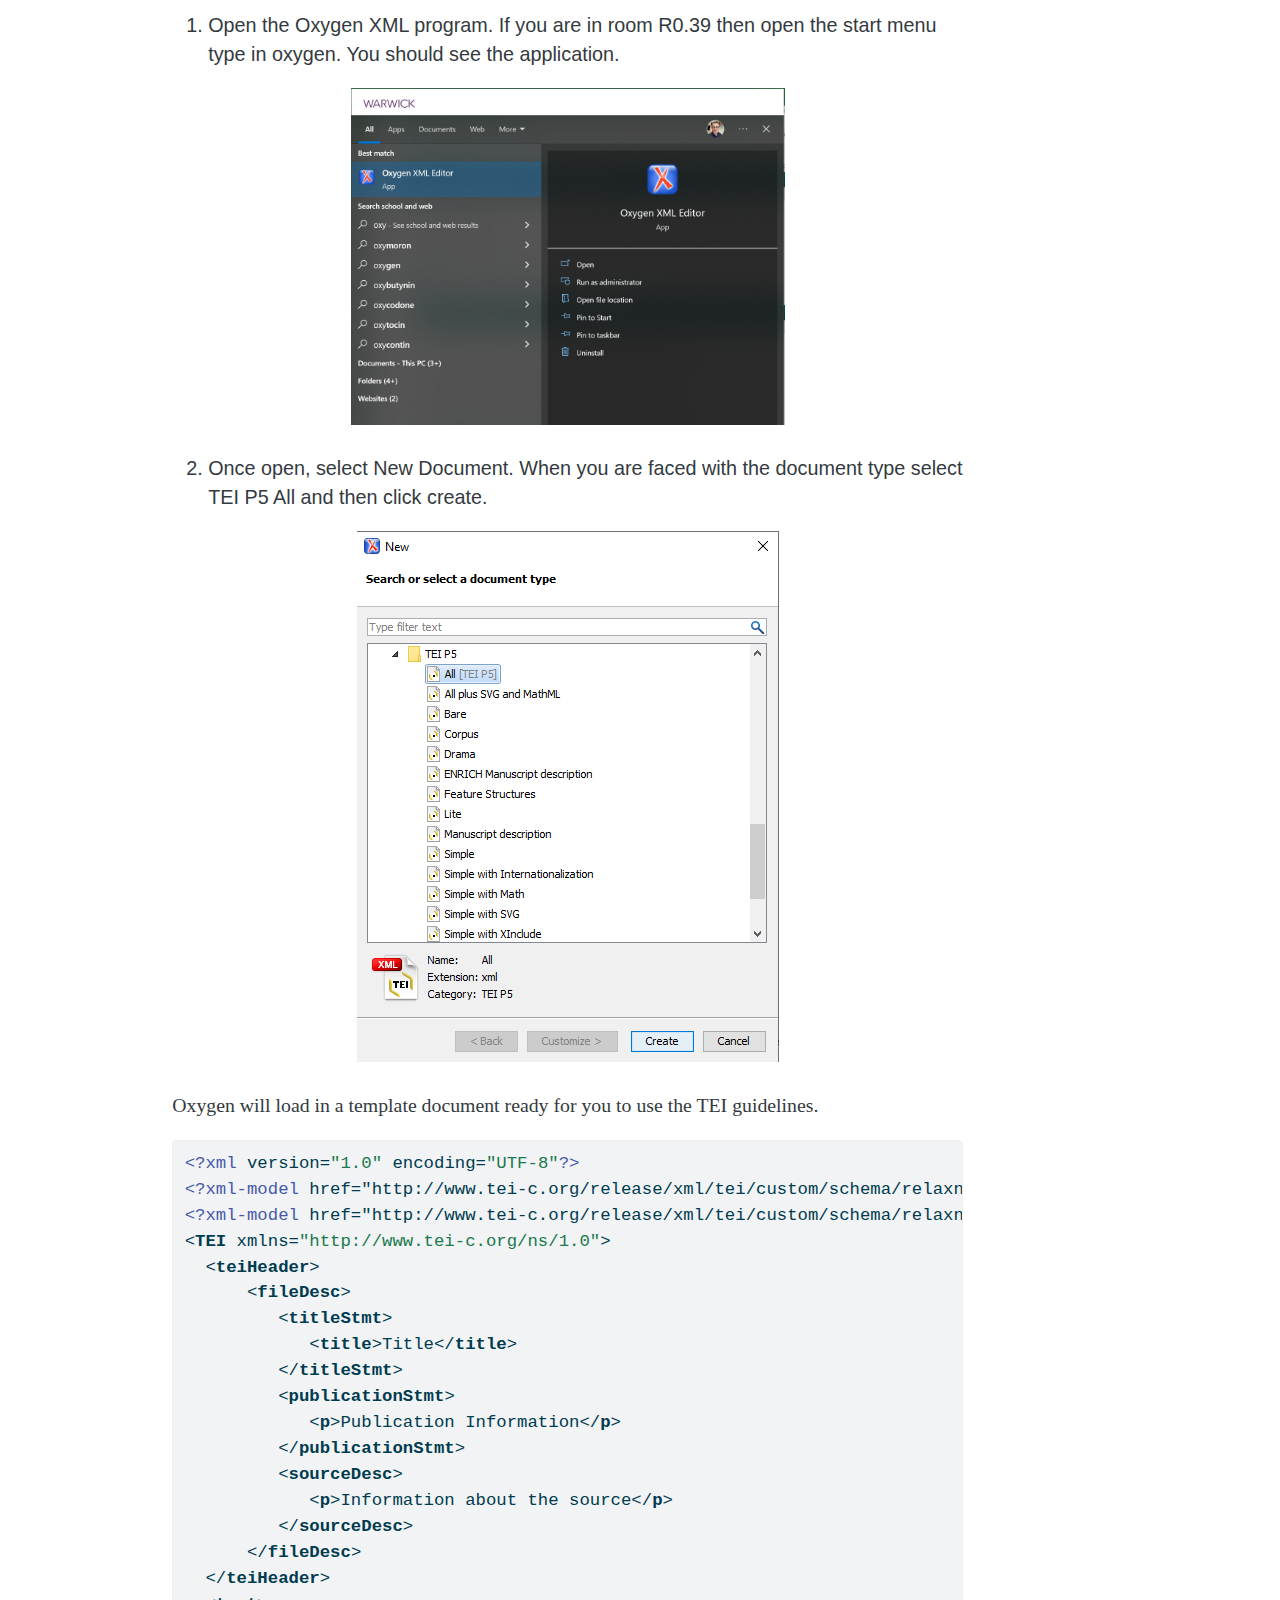
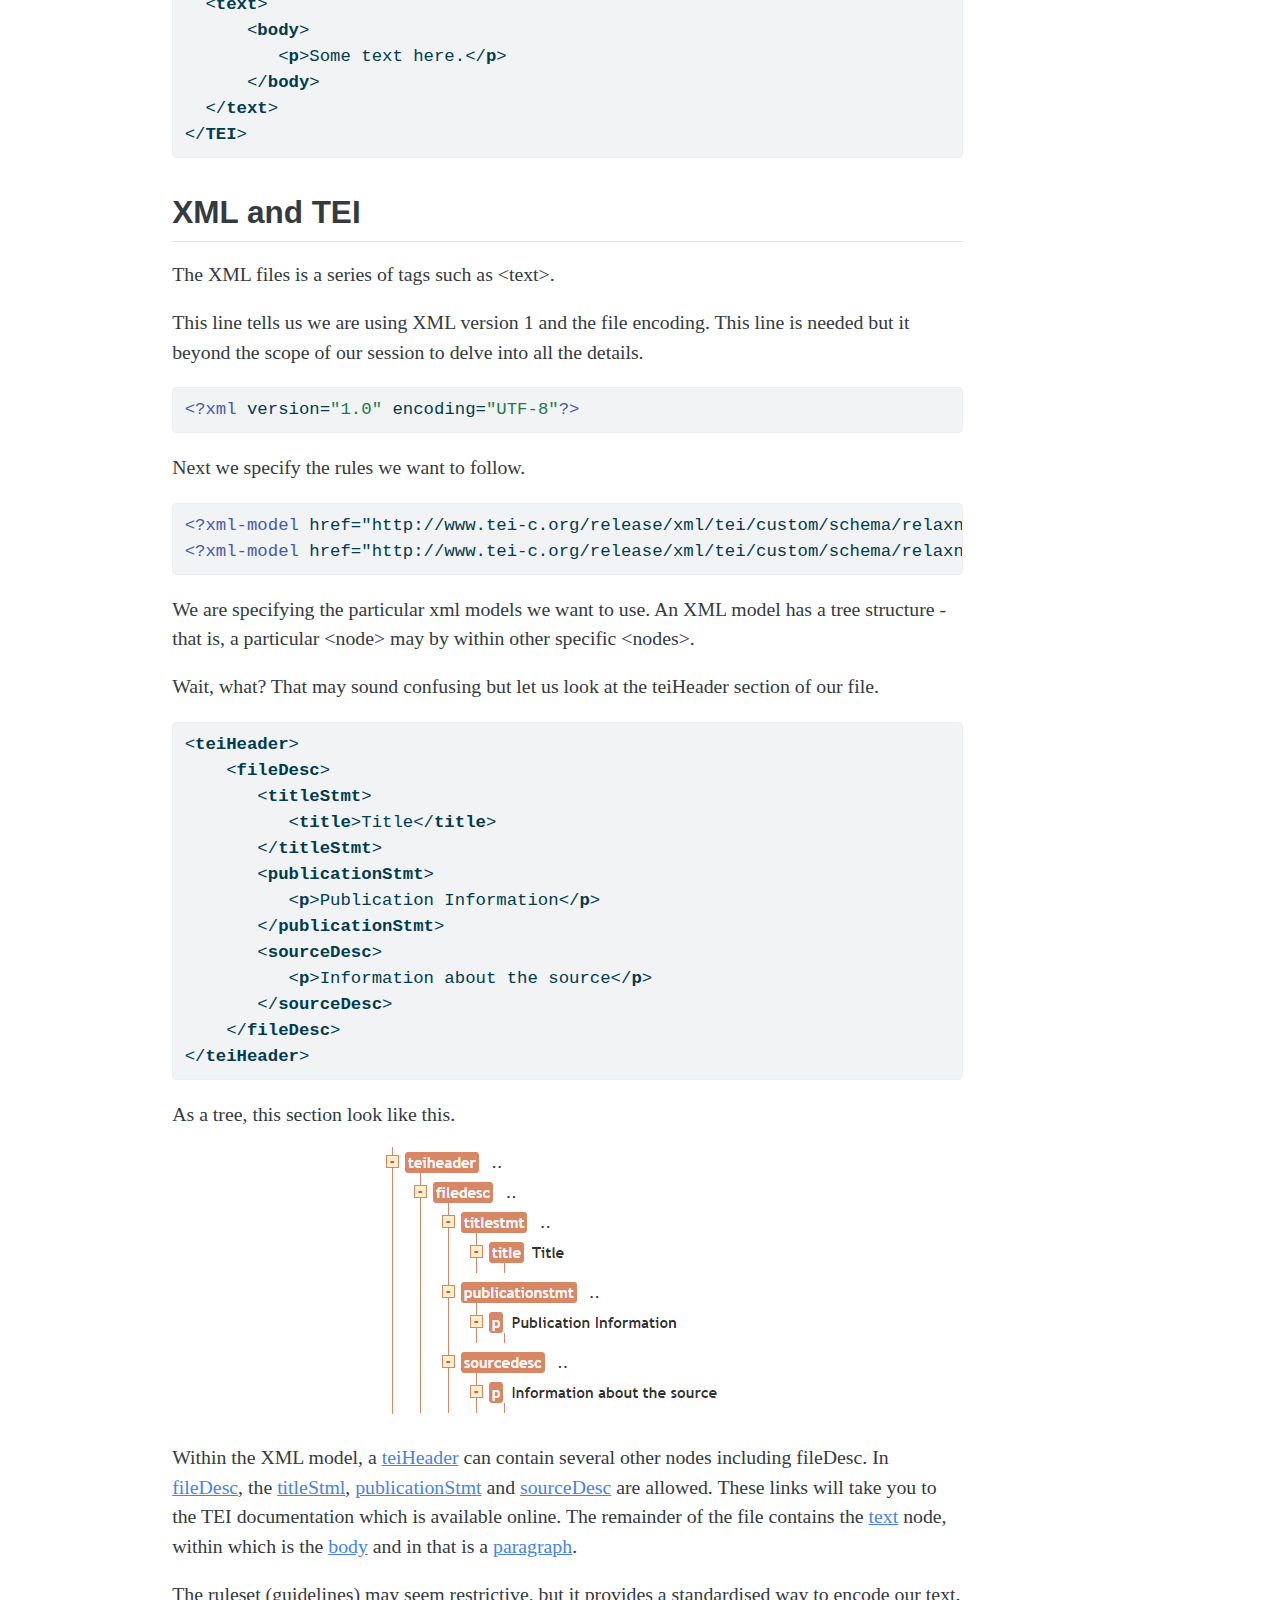
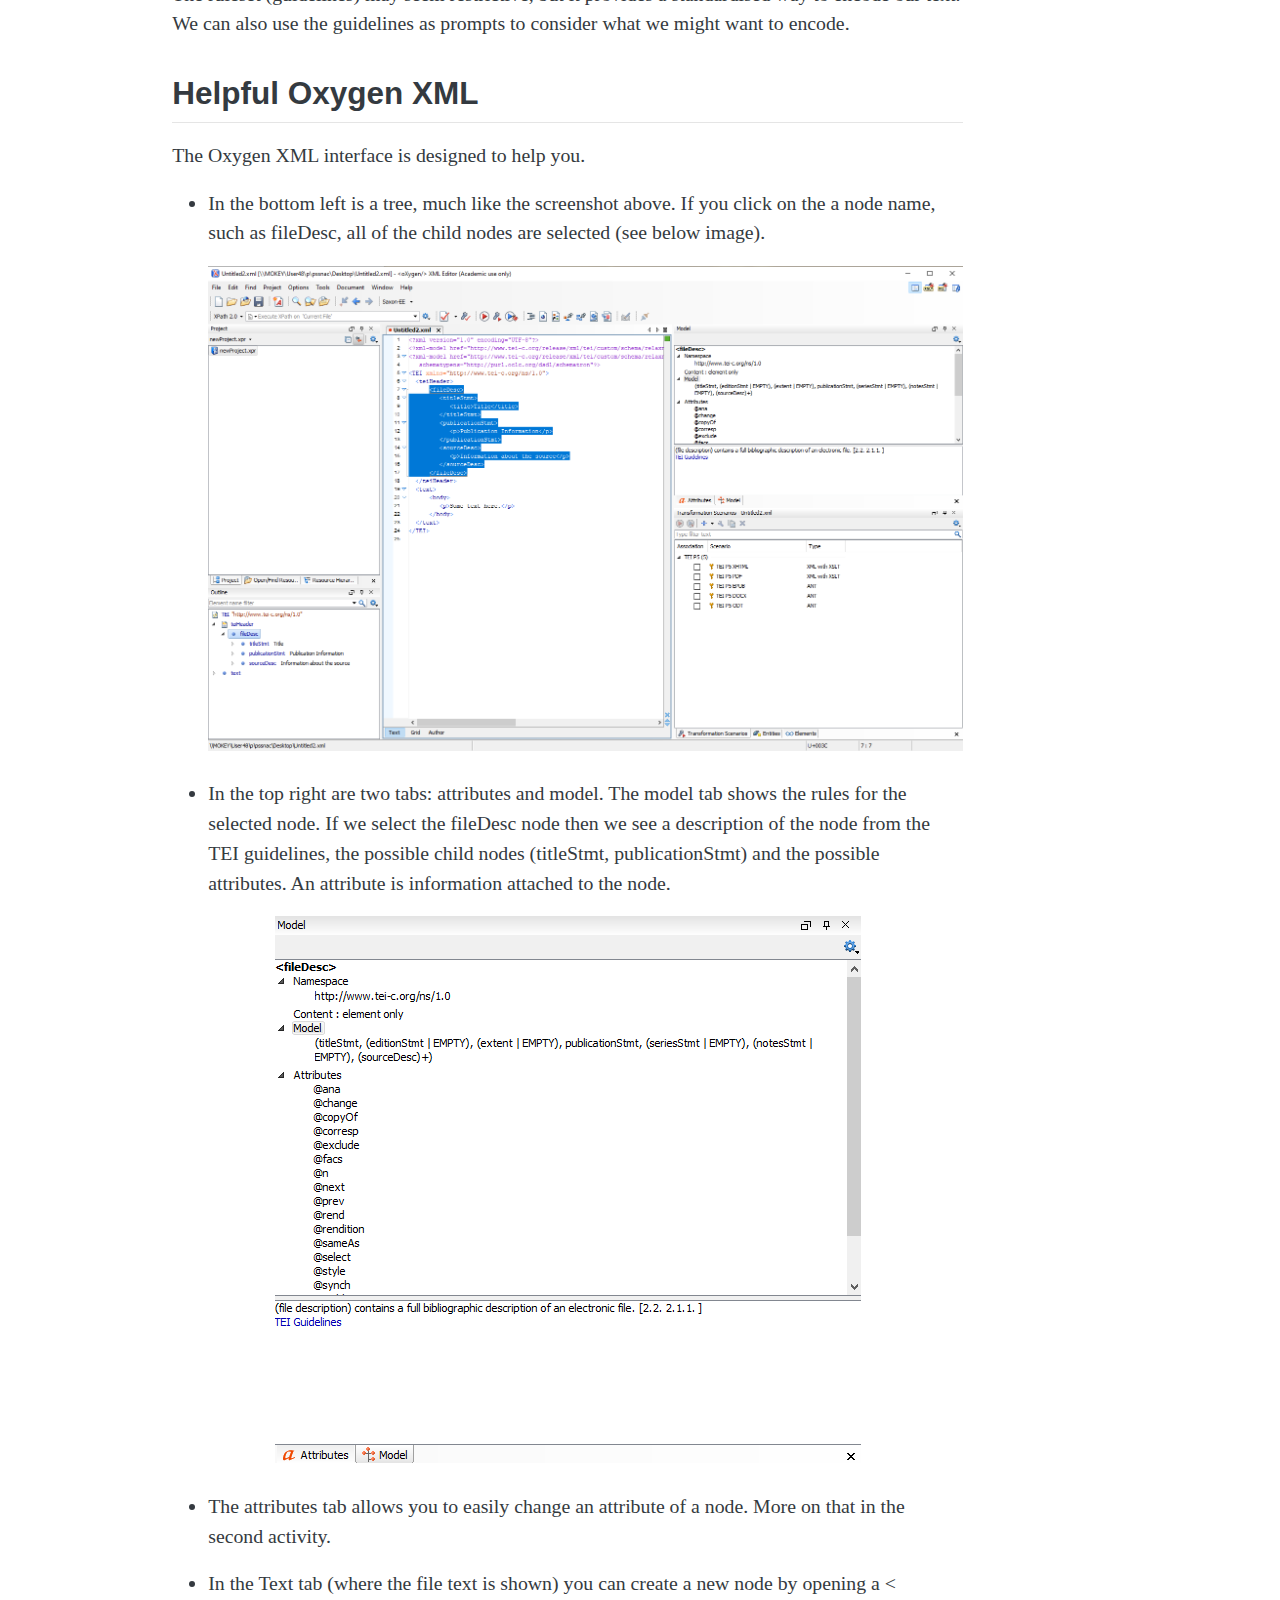
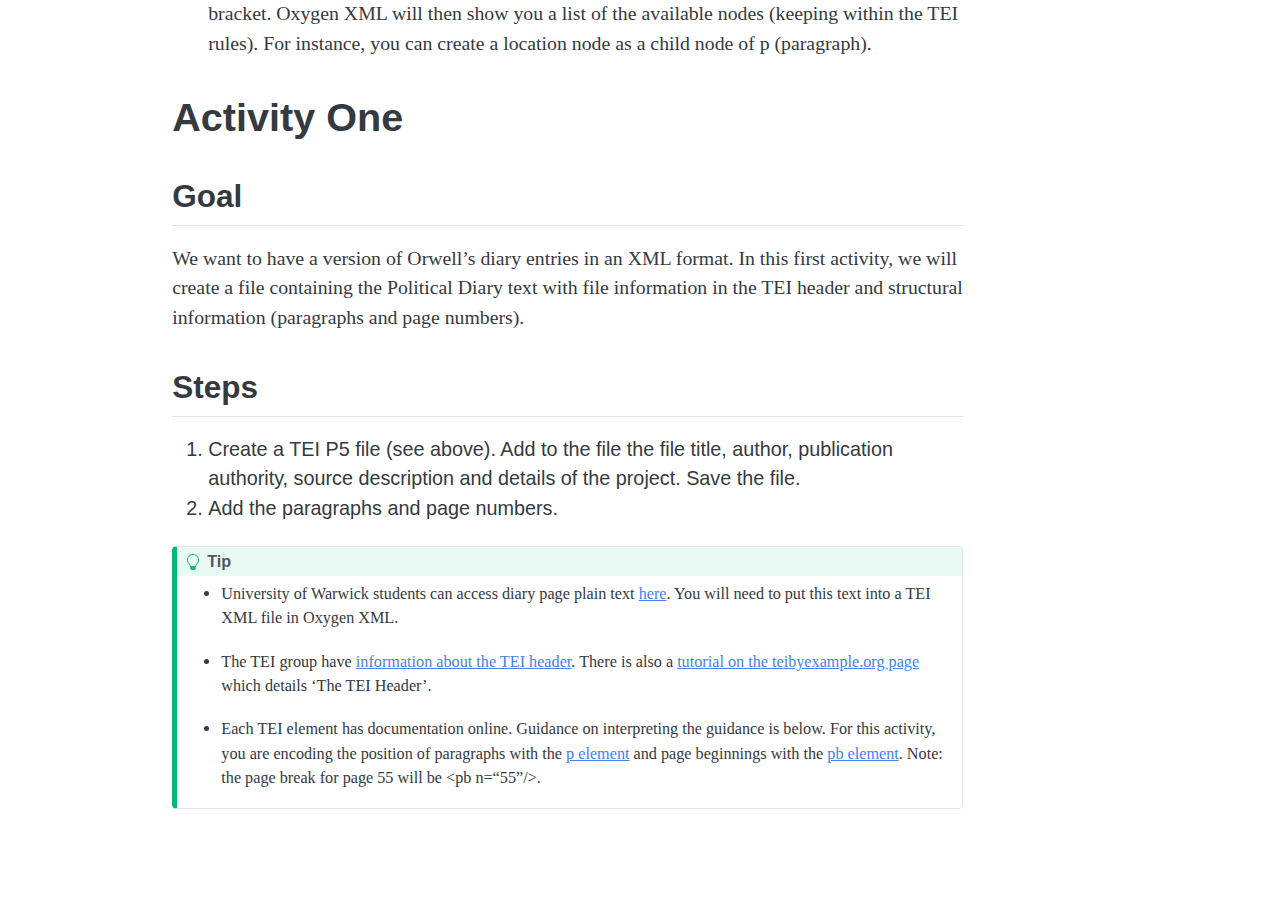
<file: materials/activity/01-activity1/creating_tei_files.html>
<!DOCTYPE html>
<html xmlns="http://www.w3.org/1999/xhtml" lang="en" xml:lang="en"><head>

<meta charset="utf-8">
<meta name="generator" content="quarto-1.2.269">

<meta name="viewport" content="width=device-width, initial-scale=1.0, user-scalable=yes">

<meta name="author" content="James Tripp">

<title>TEI Introduction - Creating a TEI file</title>
<style>
code{white-space: pre-wrap;}
span.smallcaps{font-variant: small-caps;}
div.columns{display: flex; gap: min(4vw, 1.5em);}
div.column{flex: auto; overflow-x: auto;}
div.hanging-indent{margin-left: 1.5em; text-indent: -1.5em;}
ul.task-list{list-style: none;}
ul.task-list li input[type="checkbox"] {
  width: 0.8em;
  margin: 0 0.8em 0.2em -1.6em;
  vertical-align: middle;
}
pre > code.sourceCode { white-space: pre; position: relative; }
pre > code.sourceCode > span { display: inline-block; line-height: 1.25; }
pre > code.sourceCode > span:empty { height: 1.2em; }
.sourceCode { overflow: visible; }
code.sourceCode > span { color: inherit; text-decoration: inherit; }
div.sourceCode { margin: 1em 0; }
pre.sourceCode { margin: 0; }
@media screen {
div.sourceCode { overflow: auto; }
}
@media print {
pre > code.sourceCode { white-space: pre-wrap; }
pre > code.sourceCode > span { text-indent: -5em; padding-left: 5em; }
}
pre.numberSource code
  { counter-reset: source-line 0; }
pre.numberSource code > span
  { position: relative; left: -4em; counter-increment: source-line; }
pre.numberSource code > span > a:first-child::before
  { content: counter(source-line);
    position: relative; left: -1em; text-align: right; vertical-align: baseline;
    border: none; display: inline-block;
    -webkit-touch-callout: none; -webkit-user-select: none;
    -khtml-user-select: none; -moz-user-select: none;
    -ms-user-select: none; user-select: none;
    padding: 0 4px; width: 4em;
    color: #aaaaaa;
  }
pre.numberSource { margin-left: 3em; border-left: 1px solid #aaaaaa;  padding-left: 4px; }
div.sourceCode
  {   }
@media screen {
pre > code.sourceCode > span > a:first-child::before { text-decoration: underline; }
}
code span.al { color: #ff0000; font-weight: bold; } /* Alert */
code span.an { color: #60a0b0; font-weight: bold; font-style: italic; } /* Annotation */
code span.at { color: #7d9029; } /* Attribute */
code span.bn { color: #40a070; } /* BaseN */
code span.bu { color: #008000; } /* BuiltIn */
code span.cf { color: #007020; font-weight: bold; } /* ControlFlow */
code span.ch { color: #4070a0; } /* Char */
code span.cn { color: #880000; } /* Constant */
code span.co { color: #60a0b0; font-style: italic; } /* Comment */
code span.cv { color: #60a0b0; font-weight: bold; font-style: italic; } /* CommentVar */
code span.do { color: #ba2121; font-style: italic; } /* Documentation */
code span.dt { color: #902000; } /* DataType */
code span.dv { color: #40a070; } /* DecVal */
code span.er { color: #ff0000; font-weight: bold; } /* Error */
code span.ex { } /* Extension */
code span.fl { color: #40a070; } /* Float */
code span.fu { color: #06287e; } /* Function */
code span.im { color: #008000; font-weight: bold; } /* Import */
code span.in { color: #60a0b0; font-weight: bold; font-style: italic; } /* Information */
code span.kw { color: #007020; font-weight: bold; } /* Keyword */
code span.op { color: #666666; } /* Operator */
code span.ot { color: #007020; } /* Other */
code span.pp { color: #bc7a00; } /* Preprocessor */
code span.sc { color: #4070a0; } /* SpecialChar */
code span.ss { color: #bb6688; } /* SpecialString */
code span.st { color: #4070a0; } /* String */
code span.va { color: #19177c; } /* Variable */
code span.vs { color: #4070a0; } /* VerbatimString */
code span.wa { color: #60a0b0; font-weight: bold; font-style: italic; } /* Warning */
</style>


<script src="../../../site_libs/quarto-nav/quarto-nav.js"></script>
<script src="../../../site_libs/quarto-nav/headroom.min.js"></script>
<script src="../../../site_libs/clipboard/clipboard.min.js"></script>
<script src="../../../site_libs/quarto-search/autocomplete.umd.js"></script>
<script src="../../../site_libs/quarto-search/fuse.min.js"></script>
<script src="../../../site_libs/quarto-search/quarto-search.js"></script>
<meta name="quarto:offset" content="../../../">
<script src="../../../site_libs/quarto-html/quarto.js"></script>
<script src="../../../site_libs/quarto-html/popper.min.js"></script>
<script src="../../../site_libs/quarto-html/tippy.umd.min.js"></script>
<script src="../../../site_libs/quarto-html/anchor.min.js"></script>
<link href="../../../site_libs/quarto-html/tippy.css" rel="stylesheet">
<link href="../../../site_libs/quarto-html/quarto-syntax-highlighting.css" rel="stylesheet" id="quarto-text-highlighting-styles">
<script src="../../../site_libs/bootstrap/bootstrap.min.js"></script>
<link href="../../../site_libs/bootstrap/bootstrap-icons.css" rel="stylesheet">
<link href="../../../site_libs/bootstrap/bootstrap.min.css" rel="stylesheet" id="quarto-bootstrap" data-mode="light">
<script id="quarto-search-options" type="application/json">{
  "location": "navbar",
  "copy-button": false,
  "collapse-after": 3,
  "panel-placement": "end",
  "type": "overlay",
  "limit": 20,
  "language": {
    "search-no-results-text": "No results",
    "search-matching-documents-text": "matching documents",
    "search-copy-link-title": "Copy link to search",
    "search-hide-matches-text": "Hide additional matches",
    "search-more-match-text": "more match in this document",
    "search-more-matches-text": "more matches in this document",
    "search-clear-button-title": "Clear",
    "search-detached-cancel-button-title": "Cancel",
    "search-submit-button-title": "Submit"
  }
}</script>


<link rel="stylesheet" href="../../../styles.css">
<meta property="og:title" content="TEI Introduction - Creating a TEI file">
<meta property="og:description" content="The British Library has made photos of the Orwell Political Diaries available to us. There are 4 pages including the 17th, 21st, 24th and 27th of September 1940.">
<meta property="og:site-name" content="TEI Introduction">
<meta name="twitter:title" content="TEI Introduction - Creating a TEI file">
<meta name="twitter:description" content="The British Library has made photos of the Orwell Political Diaries available to us. There are 4 pages including the 17th, 21st, 24th and 27th of September 1940.">
<meta name="twitter:card" content="summary">
</head>

<body class="nav-fixed">

<div id="quarto-search-results"></div>
  <header id="quarto-header" class="headroom fixed-top">
    <nav class="navbar navbar-expand-lg navbar-dark ">
      <div class="navbar-container container-fluid">
      <div class="navbar-brand-container">
    <a class="navbar-brand" href="../../../index.html">
    <span class="navbar-title">TEI Introduction</span>
    </a>
  </div>
          <button class="navbar-toggler" type="button" data-bs-toggle="collapse" data-bs-target="#navbarCollapse" aria-controls="navbarCollapse" aria-expanded="false" aria-label="Toggle navigation" onclick="if (window.quartoToggleHeadroom) { window.quartoToggleHeadroom(); }">
  <span class="navbar-toggler-icon"></span>
</button>
          <div class="collapse navbar-collapse" id="navbarCollapse">
            <ul class="navbar-nav navbar-nav-scroll me-auto">
  <li class="nav-item">
    <a class="nav-link" href="../../../index.html">
 <span class="menu-text">Outline</span></a>
  </li>  
  <li class="nav-item">
    <a class="nav-link" href="../../../materials/slides/introduction.html">
 <span class="menu-text">Introduction</span></a>
  </li>  
  <li class="nav-item">
    <a class="nav-link active" href="../../../materials/activity/01-activity1/creating_tei_files.html" aria-current="page">
 <span class="menu-text">Activity 1</span></a>
  </li>  
  <li class="nav-item">
    <a class="nav-link" href="../../../materials/activity/02-activity2/dates_places_editorial.html">
 <span class="menu-text">Activity 2</span></a>
  </li>  
  <li class="nav-item">
    <a class="nav-link" href="../../../materials/activity/00-reading-documentation/reading_documentation.html">
 <span class="menu-text">Documentation</span></a>
  </li>  
</ul>
              <div id="quarto-search" class="" title="Search"></div>
          </div> <!-- /navcollapse -->
      </div> <!-- /container-fluid -->
    </nav>
</header>
<!-- content -->
<div id="quarto-content" class="quarto-container page-columns page-rows-contents page-layout-article page-navbar">
<!-- sidebar -->
<!-- margin-sidebar -->
    <div id="quarto-margin-sidebar" class="sidebar margin-sidebar">
        <nav id="TOC" role="doc-toc" class="toc-active">
    <h2 id="toc-title">On this page</h2>
   
  <ul>
  <li><a href="#aims" id="toc-aims" class="nav-link active" data-scroll-target="#aims">Aims</a></li>
  <li><a href="#primary-source" id="toc-primary-source" class="nav-link" data-scroll-target="#primary-source">Primary source</a>
  <ul class="collapse">
  <li><a href="#source-rights-and-usage" id="toc-source-rights-and-usage" class="nav-link" data-scroll-target="#source-rights-and-usage">Source rights and usage</a></li>
  <li><a href="#why" id="toc-why" class="nav-link" data-scroll-target="#why">Why?</a></li>
  </ul></li>
  <li><a href="#oxygen-xml" id="toc-oxygen-xml" class="nav-link" data-scroll-target="#oxygen-xml">Oxygen XML</a>
  <ul class="collapse">
  <li><a href="#xml-and-tei" id="toc-xml-and-tei" class="nav-link" data-scroll-target="#xml-and-tei">XML and TEI</a></li>
  <li><a href="#helpful-oxygen-xml" id="toc-helpful-oxygen-xml" class="nav-link" data-scroll-target="#helpful-oxygen-xml">Helpful Oxygen XML</a></li>
  </ul></li>
  <li><a href="#activity-one" id="toc-activity-one" class="nav-link" data-scroll-target="#activity-one">Activity One</a>
  <ul class="collapse">
  <li><a href="#goal" id="toc-goal" class="nav-link" data-scroll-target="#goal">Goal</a></li>
  <li><a href="#steps" id="toc-steps" class="nav-link" data-scroll-target="#steps">Steps</a></li>
  </ul></li>
  </ul>
</nav>
    </div>
<!-- main -->
<main class="content" id="quarto-document-content">

<header id="title-block-header" class="quarto-title-block default">
<div class="quarto-title">
<h1 class="title">Creating a TEI file</h1>
</div>



<div class="quarto-title-meta">

    <div>
    <div class="quarto-title-meta-heading">Author</div>
    <div class="quarto-title-meta-contents">
             <p>James Tripp </p>
          </div>
  </div>
    
  
    
  </div>
  

</header>

<section id="aims" class="level1">
<h1>Aims</h1>
<ul>
<li><p>Become more familiar with the TEI XML file structure</p></li>
<li><p>Practice using the Oxygen XML editor</p></li>
<li><p>Start creating a TEI XML file for the Orwell Political Diaries 1940-41 found <a href="https://www.bl.uk/collection-items/orwells-political-diary-1940-41" title="Pages from Orwell's Political Diary">here</a></p></li>
</ul>
</section>
<section id="primary-source" class="level1">
<h1>Primary source</h1>
<p>The British Library has made photos of the Orwell Political Diaries available to us. There are 4 pages including the 17th, 21st, 24th and 27th of September 1940.</p>
<p>For those unfamiliar with George Orwell, there is <a href="https://en.wikipedia.org/wiki/George_Orwell" title="George Orwell Wikipedia Page">an extensive wikipedia page about him</a>. In the early 1940s, he was found unfit for any kind of military service, working in the Home Guard and living in Central London. The period is after he published <a href="https://en.wikipedia.org/wiki/Coming_Up_for_Air" title="Coming Up for Air Wikipedia Page">Coming Up for Air</a> (1939) and several years before his famous book <a href="https://en.wikipedia.org/wiki/Animal_Farm" title="Animal Farm Wikipedia Page">Animal Farm</a> (1945).</p>
<section id="source-rights-and-usage" class="level2">
<h2 class="anchored" data-anchor-id="source-rights-and-usage">Source rights and usage</h2>
<p>We are going to work on encoding pages from <a href="https://www.bl.uk/collection-items/orwells-political-diary-1940-41">George Orwell’s political diary 1940-41</a>. Several photographs of the diary are available to view on the British Library website. Note the usage terms from the website.</p>
<p><em>George Orwell: © With kind permission of the estate of the late Sonia Brownell Orwell. You may not use the material for commercial purposes. Please credit the copyright holder when reusing this work.</em></p>
<p><em>UCL: © Orwell Archive, UCL Library Special Collections.</em></p>
<p>We will stick strictly to these terms and only use the image for educational purposes.</p>
</section>
<section id="why" class="level2">
<h2 class="anchored" data-anchor-id="why">Why?</h2>
<p>A digital version of Orwell’s diary is available on <a href="https://orwelldiaries.wordpress.com/" title="WordPress Page containing Orwell's diaries">a WordPress page</a>. Like <a href="https://www.orwellfoundation.com/the-orwell-foundation/orwell/diaries/">other Orwell writings available online</a> these follow a blog type format. What information is lost when comparing <a href="https://www.bl.uk/collection-items/orwells-political-diary-1940-41" title="Diary images provided by the British Library">images of the diary</a> with <a href="https://orwelldiaries.wordpress.com/2010/09/17/17-9-40/" title="Blog entry of diary entry of Orwell in 17.9.40">the blog format</a>?</p>
<p>TEI XML provides us with a way to encode more information. We can include strike through, edits, indicates places, etc. All of this information may be useful for a richer interpretation and understanding of the diary. A better understanding of the diary helps us understand the time, the people and, I daresay, the humanity of the moment.</p>
</section>
</section>
<section id="oxygen-xml" class="level1">
<h1>Oxygen XML</h1>
<p>The instructions below are for opening and creating a TEI document using Oxygen XML.</p>
<ol type="1">
<li>Open the Oxygen XML program. If you are in room R0.39 then open the start menu type in oxygen. You should see the application.</li>
</ol>
<div class="quarto-figure quarto-figure-center">
<figure class="figure">
<p><img src="../../../materials/images/fig1-findingOxygen.png" class="img-fluid figure-img" alt="Windows start menu showing Oxygen XML Editor" width="434"></p>
</figure>
</div>
<ol start="2" type="1">
<li>Once open, select New Document. When you are faced with the document type select TEI P5 All and then click create.</li>
</ol>
<div class="quarto-figure quarto-figure-center">
<figure class="figure">
<p><img src="../../../materials/images/fig2-doctype.png" class="img-fluid figure-img" alt="New document interface with TEI P5 All selected"></p>
</figure>
</div>
<p>Oxygen will load in a template document ready for you to use the TEI guidelines.</p>
<div class="sourceCode" id="cb1"><pre class="sourceCode xml code-with-copy"><code class="sourceCode xml"><span id="cb1-1"><a href="#cb1-1" aria-hidden="true" tabindex="-1"></a><span class="fu">&lt;?xml</span><span class="ot"> version=</span><span class="st">"1.0"</span><span class="ot"> encoding=</span><span class="st">"UTF-8"</span><span class="fu">?&gt;</span></span>
<span id="cb1-2"><a href="#cb1-2" aria-hidden="true" tabindex="-1"></a><span class="fu">&lt;?xml-model</span> href="http://www.tei-c.org/release/xml/tei/custom/schema/relaxng/tei_all.rng" type="application/xml" schematypens="http://relaxng.org/ns/structure/1.0"<span class="fu">?&gt;</span></span>
<span id="cb1-3"><a href="#cb1-3" aria-hidden="true" tabindex="-1"></a><span class="fu">&lt;?xml-model</span> href="http://www.tei-c.org/release/xml/tei/custom/schema/relaxng/tei_all.rng" type="application/xml" schematypens="http://purl.oclc.org/dsdl/schematron"<span class="fu">?&gt;</span></span>
<span id="cb1-4"><a href="#cb1-4" aria-hidden="true" tabindex="-1"></a>&lt;<span class="kw">TEI</span><span class="ot"> xmlns=</span><span class="st">"http://www.tei-c.org/ns/1.0"</span>&gt;</span>
<span id="cb1-5"><a href="#cb1-5" aria-hidden="true" tabindex="-1"></a>  &lt;<span class="kw">teiHeader</span>&gt;</span>
<span id="cb1-6"><a href="#cb1-6" aria-hidden="true" tabindex="-1"></a>      &lt;<span class="kw">fileDesc</span>&gt;</span>
<span id="cb1-7"><a href="#cb1-7" aria-hidden="true" tabindex="-1"></a>         &lt;<span class="kw">titleStmt</span>&gt;</span>
<span id="cb1-8"><a href="#cb1-8" aria-hidden="true" tabindex="-1"></a>            &lt;<span class="kw">title</span>&gt;Title&lt;/<span class="kw">title</span>&gt;</span>
<span id="cb1-9"><a href="#cb1-9" aria-hidden="true" tabindex="-1"></a>         &lt;/<span class="kw">titleStmt</span>&gt;</span>
<span id="cb1-10"><a href="#cb1-10" aria-hidden="true" tabindex="-1"></a>         &lt;<span class="kw">publicationStmt</span>&gt;</span>
<span id="cb1-11"><a href="#cb1-11" aria-hidden="true" tabindex="-1"></a>            &lt;<span class="kw">p</span>&gt;Publication Information&lt;/<span class="kw">p</span>&gt;</span>
<span id="cb1-12"><a href="#cb1-12" aria-hidden="true" tabindex="-1"></a>         &lt;/<span class="kw">publicationStmt</span>&gt;</span>
<span id="cb1-13"><a href="#cb1-13" aria-hidden="true" tabindex="-1"></a>         &lt;<span class="kw">sourceDesc</span>&gt;</span>
<span id="cb1-14"><a href="#cb1-14" aria-hidden="true" tabindex="-1"></a>            &lt;<span class="kw">p</span>&gt;Information about the source&lt;/<span class="kw">p</span>&gt;</span>
<span id="cb1-15"><a href="#cb1-15" aria-hidden="true" tabindex="-1"></a>         &lt;/<span class="kw">sourceDesc</span>&gt;</span>
<span id="cb1-16"><a href="#cb1-16" aria-hidden="true" tabindex="-1"></a>      &lt;/<span class="kw">fileDesc</span>&gt;</span>
<span id="cb1-17"><a href="#cb1-17" aria-hidden="true" tabindex="-1"></a>  &lt;/<span class="kw">teiHeader</span>&gt;</span>
<span id="cb1-18"><a href="#cb1-18" aria-hidden="true" tabindex="-1"></a>  &lt;<span class="kw">text</span>&gt;</span>
<span id="cb1-19"><a href="#cb1-19" aria-hidden="true" tabindex="-1"></a>      &lt;<span class="kw">body</span>&gt;</span>
<span id="cb1-20"><a href="#cb1-20" aria-hidden="true" tabindex="-1"></a>         &lt;<span class="kw">p</span>&gt;Some text here.&lt;/<span class="kw">p</span>&gt;</span>
<span id="cb1-21"><a href="#cb1-21" aria-hidden="true" tabindex="-1"></a>      &lt;/<span class="kw">body</span>&gt;</span>
<span id="cb1-22"><a href="#cb1-22" aria-hidden="true" tabindex="-1"></a>  &lt;/<span class="kw">text</span>&gt;</span>
<span id="cb1-23"><a href="#cb1-23" aria-hidden="true" tabindex="-1"></a>&lt;/<span class="kw">TEI</span>&gt;</span></code><button title="Copy to Clipboard" class="code-copy-button"><i class="bi"></i></button></pre></div>
<section id="xml-and-tei" class="level2">
<h2 class="anchored" data-anchor-id="xml-and-tei">XML and TEI</h2>
<p>The XML files is a series of tags such as &lt;text&gt;.</p>
<p>This line tells us we are using XML version 1 and the file encoding. This line is needed but it beyond the scope of our session to delve into all the details.</p>
<div class="sourceCode" id="cb2"><pre class="sourceCode xml code-with-copy"><code class="sourceCode xml"><span id="cb2-1"><a href="#cb2-1" aria-hidden="true" tabindex="-1"></a><span class="fu">&lt;?xml</span><span class="ot"> version=</span><span class="st">"1.0"</span><span class="ot"> encoding=</span><span class="st">"UTF-8"</span><span class="fu">?&gt;</span></span></code><button title="Copy to Clipboard" class="code-copy-button"><i class="bi"></i></button></pre></div>
<p>Next we specify the rules we want to follow.</p>
<div class="sourceCode" id="cb3"><pre class="sourceCode xml code-with-copy"><code class="sourceCode xml"><span id="cb3-1"><a href="#cb3-1" aria-hidden="true" tabindex="-1"></a><span class="fu">&lt;?xml-model</span> href="http://www.tei-c.org/release/xml/tei/custom/schema/relaxng/tei_all.rng" type="application/xml" schematypens="http://relaxng.org/ns/structure/1.0"<span class="fu">?&gt;</span></span>
<span id="cb3-2"><a href="#cb3-2" aria-hidden="true" tabindex="-1"></a><span class="fu">&lt;?xml-model</span> href="http://www.tei-c.org/release/xml/tei/custom/schema/relaxng/tei_all.rng" type="application/xml" schematypens="http://purl.oclc.org/dsdl/schematron"<span class="fu">?&gt;</span></span></code><button title="Copy to Clipboard" class="code-copy-button"><i class="bi"></i></button></pre></div>
<p>We are specifying the particular xml models we want to use. An XML model has a tree structure - that is, a particular &lt;node&gt; may by within other specific &lt;nodes&gt;.</p>
<p>Wait, what? That may sound confusing but let us look at the teiHeader section of our file.</p>
<div class="sourceCode" id="cb4"><pre class="sourceCode xml code-with-copy"><code class="sourceCode xml"><span id="cb4-1"><a href="#cb4-1" aria-hidden="true" tabindex="-1"></a>&lt;<span class="kw">teiHeader</span>&gt;</span>
<span id="cb4-2"><a href="#cb4-2" aria-hidden="true" tabindex="-1"></a>    &lt;<span class="kw">fileDesc</span>&gt;</span>
<span id="cb4-3"><a href="#cb4-3" aria-hidden="true" tabindex="-1"></a>       &lt;<span class="kw">titleStmt</span>&gt;</span>
<span id="cb4-4"><a href="#cb4-4" aria-hidden="true" tabindex="-1"></a>          &lt;<span class="kw">title</span>&gt;Title&lt;/<span class="kw">title</span>&gt;</span>
<span id="cb4-5"><a href="#cb4-5" aria-hidden="true" tabindex="-1"></a>       &lt;/<span class="kw">titleStmt</span>&gt;</span>
<span id="cb4-6"><a href="#cb4-6" aria-hidden="true" tabindex="-1"></a>       &lt;<span class="kw">publicationStmt</span>&gt;</span>
<span id="cb4-7"><a href="#cb4-7" aria-hidden="true" tabindex="-1"></a>          &lt;<span class="kw">p</span>&gt;Publication Information&lt;/<span class="kw">p</span>&gt;</span>
<span id="cb4-8"><a href="#cb4-8" aria-hidden="true" tabindex="-1"></a>       &lt;/<span class="kw">publicationStmt</span>&gt;</span>
<span id="cb4-9"><a href="#cb4-9" aria-hidden="true" tabindex="-1"></a>       &lt;<span class="kw">sourceDesc</span>&gt;</span>
<span id="cb4-10"><a href="#cb4-10" aria-hidden="true" tabindex="-1"></a>          &lt;<span class="kw">p</span>&gt;Information about the source&lt;/<span class="kw">p</span>&gt;</span>
<span id="cb4-11"><a href="#cb4-11" aria-hidden="true" tabindex="-1"></a>       &lt;/<span class="kw">sourceDesc</span>&gt;</span>
<span id="cb4-12"><a href="#cb4-12" aria-hidden="true" tabindex="-1"></a>    &lt;/<span class="kw">fileDesc</span>&gt;</span>
<span id="cb4-13"><a href="#cb4-13" aria-hidden="true" tabindex="-1"></a>&lt;/<span class="kw">teiHeader</span>&gt;</span></code><button title="Copy to Clipboard" class="code-copy-button"><i class="bi"></i></button></pre></div>
<p>As a tree, this section look like this.</p>
<div class="quarto-figure quarto-figure-center">
<figure class="figure">
<p><img src="../../../materials/images/tei_header.png" class="img-fluid figure-img" alt="Tree representation of node stucture"></p>
</figure>
</div>
<p>Within the XML model, a <a href="https://www.tei-c.org/release/doc/tei-p5-doc/en/html/HD.html#HD11">teiHeader</a> can contain several other nodes including fileDesc. In <a href="https://www.tei-c.org/release/doc/tei-p5-doc/en/html/ref-fileDesc.html">fileDesc</a>, the <a href="https://www.tei-c.org/release/doc/tei-p5-doc/en/html/ref-titleStmt.html">titleStml</a>, <a href="https://www.tei-c.org/release/doc/tei-p5-doc/en/html/ref-publicationStmt.html">publicationStmt</a> and <a href="https://www.tei-c.org/release/doc/tei-p5-doc/en/html/ref-sourceDesc.html">sourceDesc</a> are allowed. These links will take you to the TEI documentation which is available online. The remainder of the file contains the <a href="https://www.tei-c.org/release/doc/tei-p5-doc/en/html/ref-text.html">text</a> node, within which is the <a href="https://www.tei-c.org/release/doc/tei-p5-doc/en/html/ref-body.html">body</a> and in that is a <a href="https://www.tei-c.org/release/doc/tei-p5-doc/en/html/ref-p.html">paragraph</a>.</p>
<p>The ruleset (guidelines) may seem restrictive, but it provides a standardised way to encode our text. We can also use the guidelines as prompts to consider what we might want to encode.</p>
</section>
<section id="helpful-oxygen-xml" class="level2">
<h2 class="anchored" data-anchor-id="helpful-oxygen-xml">Helpful Oxygen XML</h2>
<p>The Oxygen XML interface is designed to help you.</p>
<ul>
<li><p>In the bottom left is a tree, much like the screenshot above. If you click on the a node name, such as fileDesc, all of the child nodes are selected (see below image).</p>
<div class="quarto-figure quarto-figure-center">
<figure class="figure">
<p><img src="../../../materials/images/OxygenXMLEditor.png" class="img-fluid figure-img" alt="Oxygen XML editor with the fileDesc node and child nodes highlighted"></p>
</figure>
</div></li>
<li><p>In the top right are two tabs: attributes and model. The model tab shows the rules for the selected node. If we select the fileDesc node then we see a description of the node from the TEI guidelines, the possible child nodes (titleStmt, publicationStmt) and the possible attributes. An attribute is information attached to the node.</p></li>
</ul>
<div class="quarto-figure quarto-figure-center">
<figure class="figure">
<p><img src="../../../materials/images/OxygenXMLModel.png" class="img-fluid figure-img" alt="The model tab for the fileDesc node displayed in the Oxygen XML editor"></p>
</figure>
</div>
<ul>
<li><p>The attributes tab allows you to easily change an attribute of a node. More on that in the second activity.</p></li>
<li><p>In the Text tab (where the file text is shown) you can create a new node by opening a &lt; bracket. Oxygen XML will then show you a list of the available nodes (keeping within the TEI rules). For instance, you can create a location node as a child node of p (paragraph).</p></li>
</ul>
</section>
</section>
<section id="activity-one" class="level1">
<h1>Activity One</h1>
<section id="goal" class="level2">
<h2 class="anchored" data-anchor-id="goal">Goal</h2>
<p>We want to have a version of Orwell’s diary entries in an XML format. In this first activity, we will create a file containing the Political Diary text with file information in the TEI header and structural information (paragraphs and page numbers).</p>
</section>
<section id="steps" class="level2">
<h2 class="anchored" data-anchor-id="steps">Steps</h2>
<ol type="1">
<li>Create a TEI P5 file (see above). Add to the file the file title, author, publication authority, source description and details of the project. Save the file.</li>
<li>Add the paragraphs and page numbers.</li>
</ol>
<div class="callout-tip callout callout-style-default callout-captioned">
<div class="callout-header d-flex align-content-center">
<div class="callout-icon-container">
<i class="callout-icon"></i>
</div>
<div class="callout-caption-container flex-fill">
Tip
</div>
</div>
<div class="callout-body-container callout-body">
<ul>
<li><p>University of Warwick students can access diary page plain text <a href="https://livewarwickac-my.sharepoint.com/:t:/g/personal/pssnac_live_warwick_ac_uk/EVybJzgjsI9OmYiFReoPAlQBLkO9SaYJDw1KJuvboXac8g?e=rQkCgh">here</a>. You will need to put this text into a TEI XML file in Oxygen XML.</p></li>
<li><p>The TEI group have <a href="https://www.tei-c.org/release/doc/tei-p5-doc/en/html/HD.html">information about the TEI header</a>. There is also a <a href="https://teibyexample.org/tutorials/TBED02v00.htm">tutorial on the teibyexample.org page</a> which details ‘The TEI Header’.</p></li>
<li><p>Each TEI element has documentation online. Guidance on interpreting the guidance is below. For this activity, you are encoding the position of paragraphs with the <a href="https://www.tei-c.org/release/doc/tei-p5-doc/en/html/ref-p.html">p element</a> and page beginnings with the <a href="https://www.tei-c.org/release/doc/tei-p5-doc/en/html/ref-pb.html">pb element</a>. Note: the page break for page 55 will be &lt;pb n=“55”/&gt;.</p></li>
</ul>
</div>
</div>


</section>
</section>

</main> <!-- /main -->
<script id="quarto-html-after-body" type="application/javascript">
window.document.addEventListener("DOMContentLoaded", function (event) {
  const toggleBodyColorMode = (bsSheetEl) => {
    const mode = bsSheetEl.getAttribute("data-mode");
    const bodyEl = window.document.querySelector("body");
    if (mode === "dark") {
      bodyEl.classList.add("quarto-dark");
      bodyEl.classList.remove("quarto-light");
    } else {
      bodyEl.classList.add("quarto-light");
      bodyEl.classList.remove("quarto-dark");
    }
  }
  const toggleBodyColorPrimary = () => {
    const bsSheetEl = window.document.querySelector("link#quarto-bootstrap");
    if (bsSheetEl) {
      toggleBodyColorMode(bsSheetEl);
    }
  }
  toggleBodyColorPrimary();  
  const icon = "";
  const anchorJS = new window.AnchorJS();
  anchorJS.options = {
    placement: 'right',
    icon: icon
  };
  anchorJS.add('.anchored');
  const clipboard = new window.ClipboardJS('.code-copy-button', {
    target: function(trigger) {
      return trigger.previousElementSibling;
    }
  });
  clipboard.on('success', function(e) {
    // button target
    const button = e.trigger;
    // don't keep focus
    button.blur();
    // flash "checked"
    button.classList.add('code-copy-button-checked');
    var currentTitle = button.getAttribute("title");
    button.setAttribute("title", "Copied!");
    let tooltip;
    if (window.bootstrap) {
      button.setAttribute("data-bs-toggle", "tooltip");
      button.setAttribute("data-bs-placement", "left");
      button.setAttribute("data-bs-title", "Copied!");
      tooltip = new bootstrap.Tooltip(button, 
        { trigger: "manual", 
          customClass: "code-copy-button-tooltip",
          offset: [0, -8]});
      tooltip.show();    
    }
    setTimeout(function() {
      if (tooltip) {
        tooltip.hide();
        button.removeAttribute("data-bs-title");
        button.removeAttribute("data-bs-toggle");
        button.removeAttribute("data-bs-placement");
      }
      button.setAttribute("title", currentTitle);
      button.classList.remove('code-copy-button-checked');
    }, 1000);
    // clear code selection
    e.clearSelection();
  });
  function tippyHover(el, contentFn) {
    const config = {
      allowHTML: true,
      content: contentFn,
      maxWidth: 500,
      delay: 100,
      arrow: false,
      appendTo: function(el) {
          return el.parentElement;
      },
      interactive: true,
      interactiveBorder: 10,
      theme: 'quarto',
      placement: 'bottom-start'
    };
    window.tippy(el, config); 
  }
  const noterefs = window.document.querySelectorAll('a[role="doc-noteref"]');
  for (var i=0; i<noterefs.length; i++) {
    const ref = noterefs[i];
    tippyHover(ref, function() {
      // use id or data attribute instead here
      let href = ref.getAttribute('data-footnote-href') || ref.getAttribute('href');
      try { href = new URL(href).hash; } catch {}
      const id = href.replace(/^#\/?/, "");
      const note = window.document.getElementById(id);
      return note.innerHTML;
    });
  }
  const findCites = (el) => {
    const parentEl = el.parentElement;
    if (parentEl) {
      const cites = parentEl.dataset.cites;
      if (cites) {
        return {
          el,
          cites: cites.split(' ')
        };
      } else {
        return findCites(el.parentElement)
      }
    } else {
      return undefined;
    }
  };
  var bibliorefs = window.document.querySelectorAll('a[role="doc-biblioref"]');
  for (var i=0; i<bibliorefs.length; i++) {
    const ref = bibliorefs[i];
    const citeInfo = findCites(ref);
    if (citeInfo) {
      tippyHover(citeInfo.el, function() {
        var popup = window.document.createElement('div');
        citeInfo.cites.forEach(function(cite) {
          var citeDiv = window.document.createElement('div');
          citeDiv.classList.add('hanging-indent');
          citeDiv.classList.add('csl-entry');
          var biblioDiv = window.document.getElementById('ref-' + cite);
          if (biblioDiv) {
            citeDiv.innerHTML = biblioDiv.innerHTML;
          }
          popup.appendChild(citeDiv);
        });
        return popup.innerHTML;
      });
    }
  }
});
</script>
</div> <!-- /content -->



</body></html>
</file>
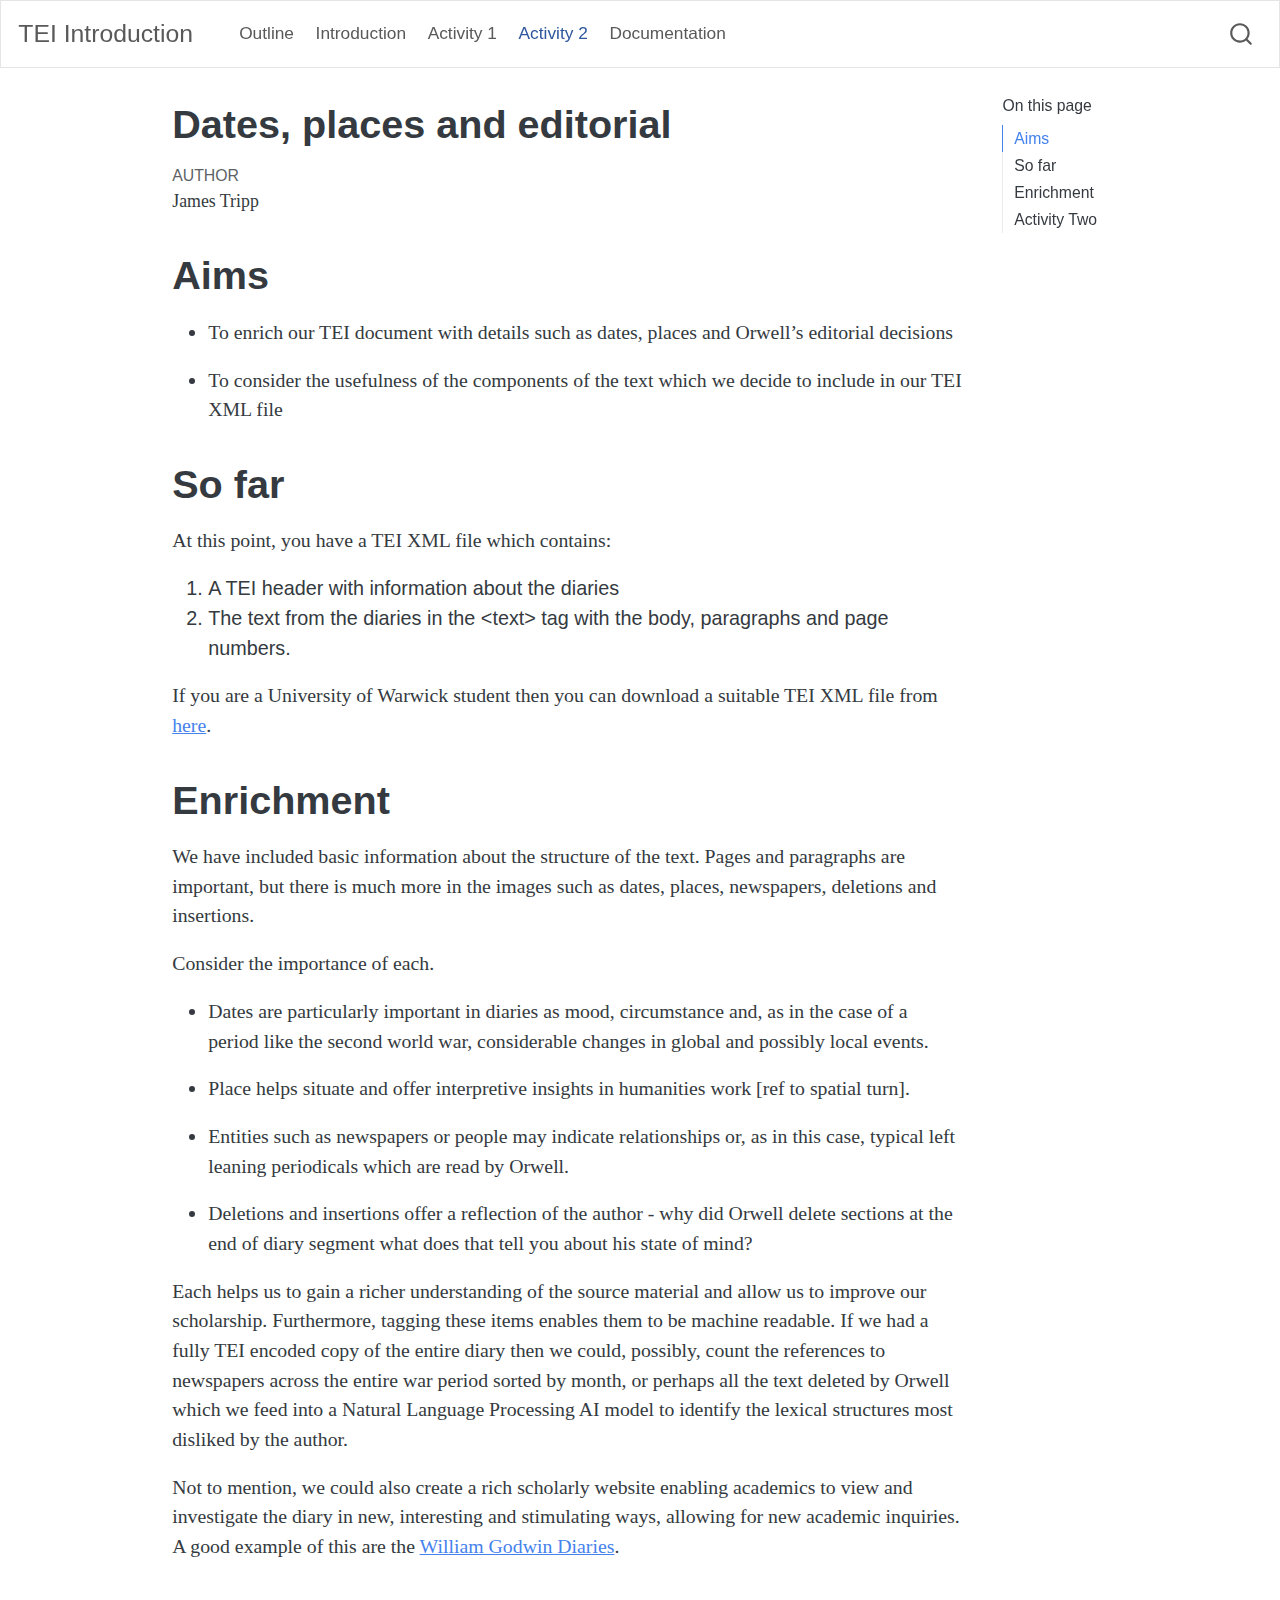
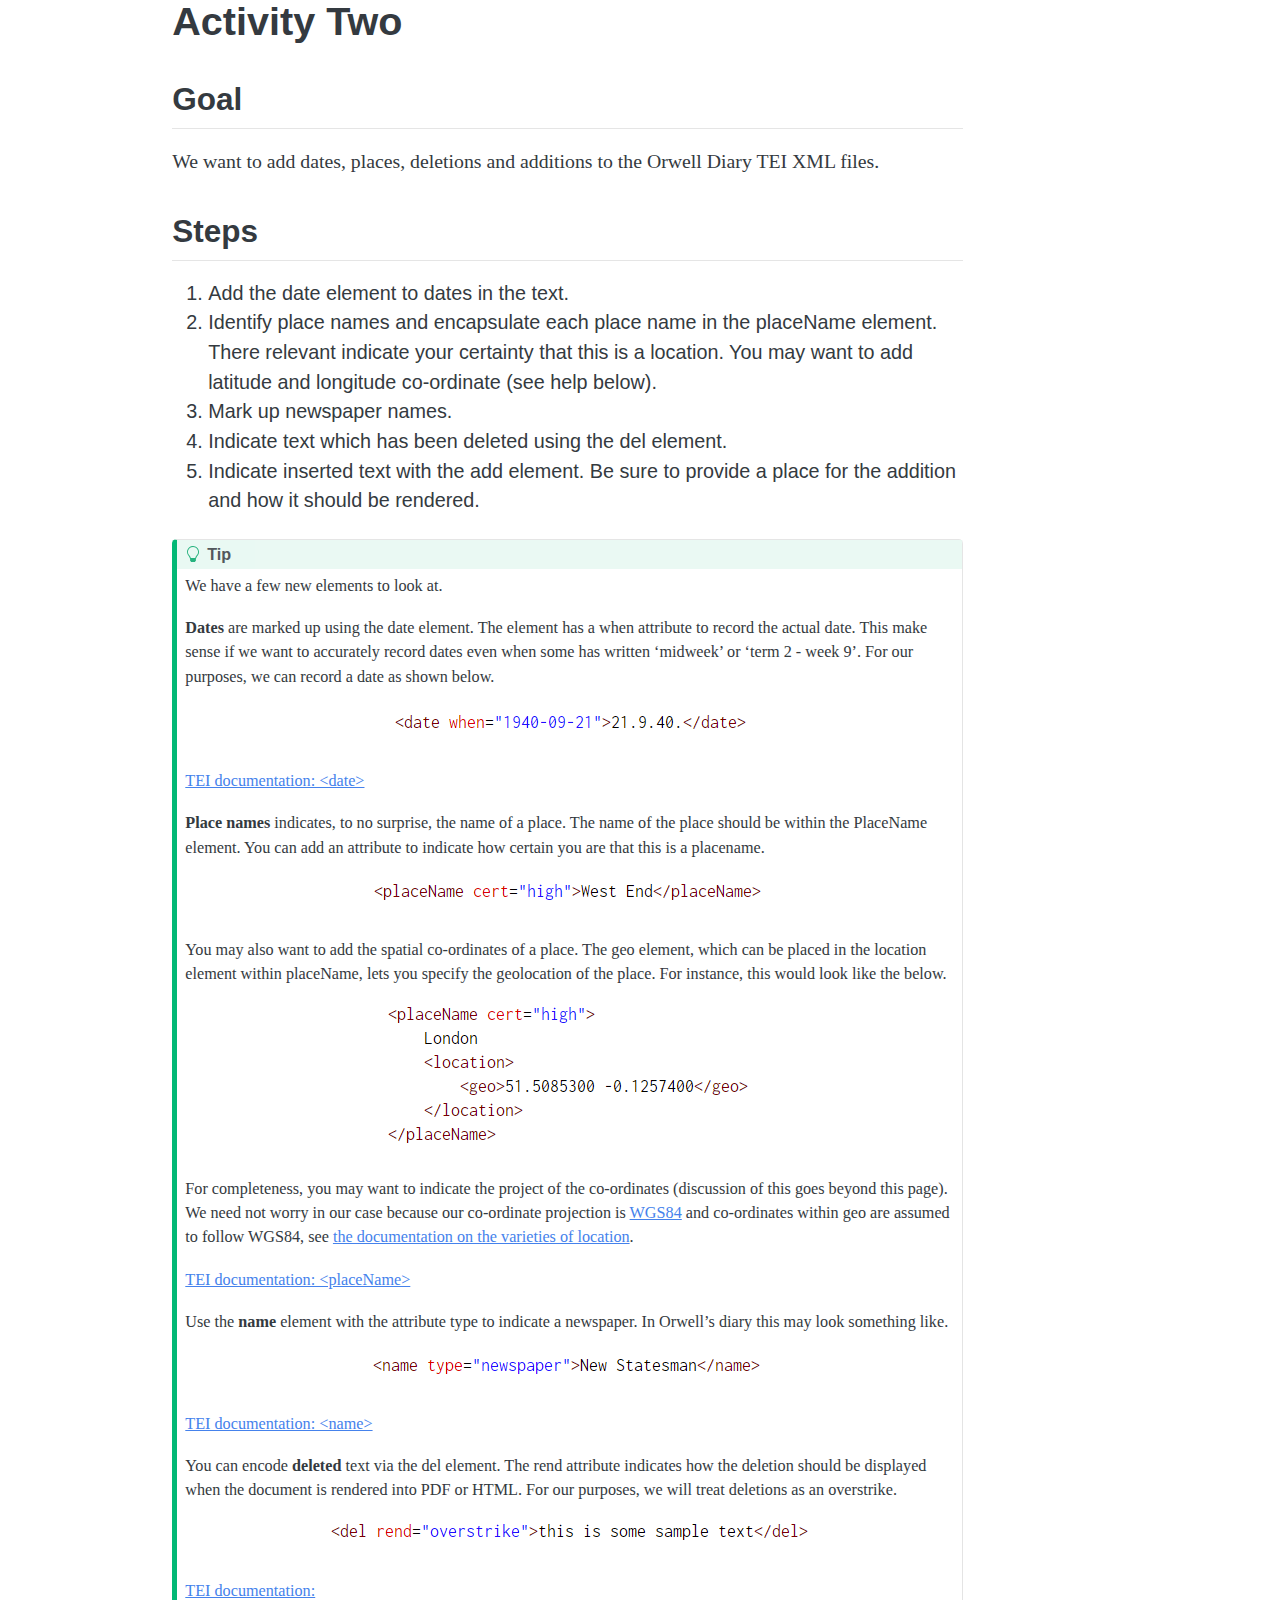
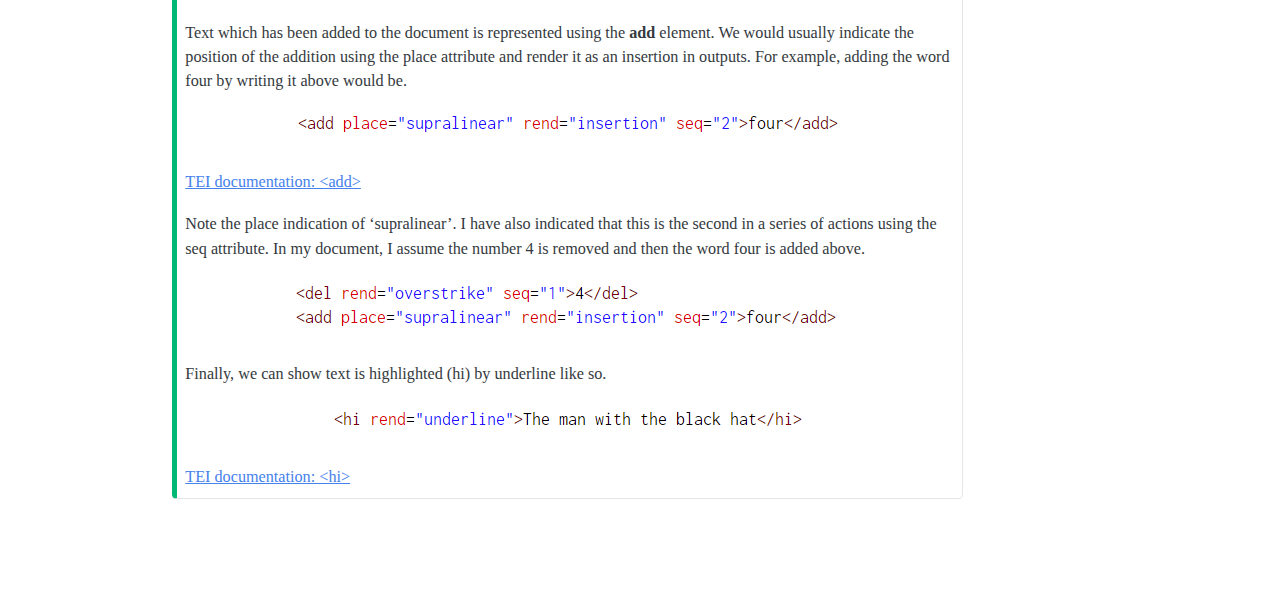
<file: materials/activity/02-activity2/dates_places_editorial.html>
<!DOCTYPE html>
<html xmlns="http://www.w3.org/1999/xhtml" lang="en" xml:lang="en"><head>

<meta charset="utf-8">
<meta name="generator" content="quarto-1.2.269">

<meta name="viewport" content="width=device-width, initial-scale=1.0, user-scalable=yes">

<meta name="author" content="James Tripp">

<title>TEI Introduction - Dates, places and editorial</title>
<style>
code{white-space: pre-wrap;}
span.smallcaps{font-variant: small-caps;}
div.columns{display: flex; gap: min(4vw, 1.5em);}
div.column{flex: auto; overflow-x: auto;}
div.hanging-indent{margin-left: 1.5em; text-indent: -1.5em;}
ul.task-list{list-style: none;}
ul.task-list li input[type="checkbox"] {
  width: 0.8em;
  margin: 0 0.8em 0.2em -1.6em;
  vertical-align: middle;
}
</style>


<script src="../../../site_libs/quarto-nav/quarto-nav.js"></script>
<script src="../../../site_libs/quarto-nav/headroom.min.js"></script>
<script src="../../../site_libs/clipboard/clipboard.min.js"></script>
<script src="../../../site_libs/quarto-search/autocomplete.umd.js"></script>
<script src="../../../site_libs/quarto-search/fuse.min.js"></script>
<script src="../../../site_libs/quarto-search/quarto-search.js"></script>
<meta name="quarto:offset" content="../../../">
<script src="../../../site_libs/quarto-html/quarto.js"></script>
<script src="../../../site_libs/quarto-html/popper.min.js"></script>
<script src="../../../site_libs/quarto-html/tippy.umd.min.js"></script>
<script src="../../../site_libs/quarto-html/anchor.min.js"></script>
<link href="../../../site_libs/quarto-html/tippy.css" rel="stylesheet">
<link href="../../../site_libs/quarto-html/quarto-syntax-highlighting.css" rel="stylesheet" id="quarto-text-highlighting-styles">
<script src="../../../site_libs/bootstrap/bootstrap.min.js"></script>
<link href="../../../site_libs/bootstrap/bootstrap-icons.css" rel="stylesheet">
<link href="../../../site_libs/bootstrap/bootstrap.min.css" rel="stylesheet" id="quarto-bootstrap" data-mode="light">
<script id="quarto-search-options" type="application/json">{
  "location": "navbar",
  "copy-button": false,
  "collapse-after": 3,
  "panel-placement": "end",
  "type": "overlay",
  "limit": 20,
  "language": {
    "search-no-results-text": "No results",
    "search-matching-documents-text": "matching documents",
    "search-copy-link-title": "Copy link to search",
    "search-hide-matches-text": "Hide additional matches",
    "search-more-match-text": "more match in this document",
    "search-more-matches-text": "more matches in this document",
    "search-clear-button-title": "Clear",
    "search-detached-cancel-button-title": "Cancel",
    "search-submit-button-title": "Submit"
  }
}</script>


<link rel="stylesheet" href="../../../styles.css">
<meta property="og:title" content="TEI Introduction - Dates, places and editorial">
<meta property="og:description" content="At this point, you have a TEI XML file which contains:">
<meta property="og:site-name" content="TEI Introduction">
<meta name="twitter:title" content="TEI Introduction - Dates, places and editorial">
<meta name="twitter:description" content="At this point, you have a TEI XML file which contains:">
<meta name="twitter:card" content="summary">
</head>

<body class="nav-fixed">

<div id="quarto-search-results"></div>
  <header id="quarto-header" class="headroom fixed-top">
    <nav class="navbar navbar-expand-lg navbar-dark ">
      <div class="navbar-container container-fluid">
      <div class="navbar-brand-container">
    <a class="navbar-brand" href="../../../index.html">
    <span class="navbar-title">TEI Introduction</span>
    </a>
  </div>
          <button class="navbar-toggler" type="button" data-bs-toggle="collapse" data-bs-target="#navbarCollapse" aria-controls="navbarCollapse" aria-expanded="false" aria-label="Toggle navigation" onclick="if (window.quartoToggleHeadroom) { window.quartoToggleHeadroom(); }">
  <span class="navbar-toggler-icon"></span>
</button>
          <div class="collapse navbar-collapse" id="navbarCollapse">
            <ul class="navbar-nav navbar-nav-scroll me-auto">
  <li class="nav-item">
    <a class="nav-link" href="../../../index.html">
 <span class="menu-text">Outline</span></a>
  </li>  
  <li class="nav-item">
    <a class="nav-link" href="../../../materials/slides/introduction.html">
 <span class="menu-text">Introduction</span></a>
  </li>  
  <li class="nav-item">
    <a class="nav-link" href="../../../materials/activity/01-activity1/creating_tei_files.html">
 <span class="menu-text">Activity 1</span></a>
  </li>  
  <li class="nav-item">
    <a class="nav-link active" href="../../../materials/activity/02-activity2/dates_places_editorial.html" aria-current="page">
 <span class="menu-text">Activity 2</span></a>
  </li>  
  <li class="nav-item">
    <a class="nav-link" href="../../../materials/activity/00-reading-documentation/reading_documentation.html">
 <span class="menu-text">Documentation</span></a>
  </li>  
</ul>
              <div id="quarto-search" class="" title="Search"></div>
          </div> <!-- /navcollapse -->
      </div> <!-- /container-fluid -->
    </nav>
</header>
<!-- content -->
<div id="quarto-content" class="quarto-container page-columns page-rows-contents page-layout-article page-navbar">
<!-- sidebar -->
<!-- margin-sidebar -->
    <div id="quarto-margin-sidebar" class="sidebar margin-sidebar">
        <nav id="TOC" role="doc-toc" class="toc-active">
    <h2 id="toc-title">On this page</h2>
   
  <ul>
  <li><a href="#aims" id="toc-aims" class="nav-link active" data-scroll-target="#aims">Aims</a></li>
  <li><a href="#so-far" id="toc-so-far" class="nav-link" data-scroll-target="#so-far">So far</a></li>
  <li><a href="#enrichment" id="toc-enrichment" class="nav-link" data-scroll-target="#enrichment">Enrichment</a></li>
  <li><a href="#activity-two" id="toc-activity-two" class="nav-link" data-scroll-target="#activity-two">Activity Two</a>
  <ul class="collapse">
  <li><a href="#goal" id="toc-goal" class="nav-link" data-scroll-target="#goal">Goal</a></li>
  <li><a href="#steps" id="toc-steps" class="nav-link" data-scroll-target="#steps">Steps</a></li>
  </ul></li>
  </ul>
</nav>
    </div>
<!-- main -->
<main class="content" id="quarto-document-content">

<header id="title-block-header" class="quarto-title-block default">
<div class="quarto-title">
<h1 class="title">Dates, places and editorial</h1>
</div>



<div class="quarto-title-meta">

    <div>
    <div class="quarto-title-meta-heading">Author</div>
    <div class="quarto-title-meta-contents">
             <p>James Tripp </p>
          </div>
  </div>
    
  
    
  </div>
  

</header>

<section id="aims" class="level1">
<h1>Aims</h1>
<ul>
<li><p>To enrich our TEI document with details such as dates, places and Orwell’s editorial decisions</p></li>
<li><p>To consider the usefulness of the components of the text which we decide to include in our TEI XML file</p></li>
</ul>
</section>
<section id="so-far" class="level1">
<h1>So far</h1>
<p>At this point, you have a TEI XML file which contains:</p>
<ol type="1">
<li>A TEI header with information about the diaries</li>
<li>The text from the diaries in the &lt;text&gt; tag with the body, paragraphs and page numbers.</li>
</ol>
<p>If you are a University of Warwick student then you can download a suitable TEI XML file from <a href="https://livewarwickac-my.sharepoint.com/:u:/g/personal/pssnac_live_warwick_ac_uk/EflqhRSlo2FMrqpLacCpbfkBW3UeSCIbkNbQvbvyu1zLpw?e=oukDi7">here</a>.</p>
</section>
<section id="enrichment" class="level1">
<h1>Enrichment</h1>
<p>We have included basic information about the structure of the text. Pages and paragraphs are important, but there is much more in the images such as dates, places, newspapers, deletions and insertions.</p>
<p>Consider the importance of each.</p>
<ul>
<li><p>Dates are particularly important in diaries as mood, circumstance and, as in the case of a period like the second world war, considerable changes in global and possibly local events.</p></li>
<li><p>Place helps situate and offer interpretive insights in humanities work [ref to spatial turn].</p></li>
<li><p>Entities such as newspapers or people may indicate relationships or, as in this case, typical left leaning periodicals which are read by Orwell.</p></li>
<li><p>Deletions and insertions offer a reflection of the author - why did Orwell delete sections at the end of diary segment what does that tell you about his state of mind?</p></li>
</ul>
<p>Each helps us to gain a richer understanding of the source material and allow us to improve our scholarship. Furthermore, tagging these items enables them to be machine readable. If we had a fully TEI encoded copy of the entire diary then we could, possibly, count the references to newspapers across the entire war period sorted by month, or perhaps all the text deleted by Orwell which we feed into a Natural Language Processing AI model to identify the lexical structures most disliked by the author.</p>
<p>Not to mention, we could also create a rich scholarly website enabling academics to view and investigate the diary in new, interesting and stimulating ways, allowing for new academic inquiries. A good example of this are the <a href="http://godwindiary.bodleian.ox.ac.uk/index2.html">William Godwin Diaries</a>.</p>
</section>
<section id="activity-two" class="level1">
<h1>Activity Two</h1>
<section id="goal" class="level2">
<h2 class="anchored" data-anchor-id="goal">Goal</h2>
<p>We want to add dates, places, deletions and additions to the Orwell Diary TEI XML files.</p>
</section>
<section id="steps" class="level2">
<h2 class="anchored" data-anchor-id="steps">Steps</h2>
<ol type="1">
<li>Add the date element to dates in the text.</li>
<li>Identify place names and encapsulate each place name in the placeName element. There relevant indicate your certainty that this is a location. You may want to add latitude and longitude co-ordinate (see help below).</li>
<li>Mark up newspaper names.</li>
<li>Indicate text which has been deleted using the del element.</li>
<li>Indicate inserted text with the add element. Be sure to provide a place for the addition and how it should be rendered.</li>
</ol>
<div class="callout-tip callout callout-style-default callout-captioned">
<div class="callout-header d-flex align-content-center">
<div class="callout-icon-container">
<i class="callout-icon"></i>
</div>
<div class="callout-caption-container flex-fill">
Tip
</div>
</div>
<div class="callout-body-container callout-body">
<p>We have a few new elements to look at.</p>
<p><strong>Dates</strong> are marked up using the date element. The element has a when attribute to record the actual date. This make sense if we want to accurately record dates even when some has written ‘midweek’ or ‘term 2 - week 9’. For our purposes, we can record a date as shown below.</p>
<div class="quarto-figure quarto-figure-center">
<figure class="figure">
<p><img src="images/paste-85A38554.png" class="img-fluid figure-img"></p>
</figure>
</div>
<p><a href="https://www.tei-c.org/release/doc/tei-p5-doc/en/html/ref-date.html">TEI documentation: &lt;date&gt;</a></p>
<p><strong>Place names</strong> indicates, to no surprise, the name of a place. The name of the place should be within the PlaceName element. You can add an attribute to indicate how certain you are that this is a placename.</p>
<div class="quarto-figure quarto-figure-center">
<figure class="figure">
<p><img src="images/paste-D733B6B2.png" class="img-fluid figure-img"></p>
</figure>
</div>
<p>You may also want to add the spatial co-ordinates of a place. The geo element, which can be placed in the location element within placeName, lets you specify the geolocation of the place. For instance, this would look like the below.</p>
<div class="quarto-figure quarto-figure-center">
<figure class="figure">
<p><img src="images/paste-1253576B.png" class="img-fluid figure-img"></p>
</figure>
</div>
<p>For completeness, you may want to indicate the project of the co-ordinates (discussion of this goes beyond this page). We need not worry in our case because our co-ordinate projection is <a href="http://wiki.gis.com/wiki/index.php/WGS84">WGS84</a> and co-ordinates within geo are assumed to follow WGS84, see <a href="https://www.tei-c.org/release/doc/tei-p5-doc/en/html/ND.html#NDGEOGva">the documentation on the varieties of location</a>.</p>
<p><a href="https://www.tei-c.org/release/doc/tei-p5-doc/en/html/ref-placeName.html">TEI documentation: &lt;placeName&gt;</a></p>
<p>Use the <strong>name</strong> element with the attribute type to indicate a newspaper. In Orwell’s diary this may look something like.</p>
<div class="quarto-figure quarto-figure-center">
<figure class="figure">
<p><img src="images/paste-2CE82EEC.png" class="img-fluid figure-img"></p>
</figure>
</div>
<p><a href="https://www.tei-c.org/release/doc/tei-p5-doc/en/html/ref-name.html">TEI documentation: &lt;name&gt;</a></p>
<p>You can encode <strong>deleted</strong> text via the del element. The rend attribute indicates how the deletion should be displayed when the document is rendered into PDF or HTML. For our purposes, we will treat deletions as an overstrike.</p>
<div class="quarto-figure quarto-figure-center">
<figure class="figure">
<p><img src="images/paste-8B527B1E.png" class="img-fluid figure-img"></p>
</figure>
</div>
<p><a href="https://www.tei-c.org/release/doc/tei-p5-doc/en/html/ref-del.html">TEI documentation: <del></del></a></p>
<p>Text which has been added to the document is represented using the <strong>add</strong> element. We would usually indicate the position of the addition using the place attribute and render it as an insertion in outputs. For example, adding the word four by writing it above would be.</p>
<div class="quarto-figure quarto-figure-center">
<figure class="figure">
<p><img src="images/paste-481664DD.png" class="img-fluid figure-img"></p>
</figure>
</div>
<p><a href="https://www.tei-c.org/release/doc/tei-p5-doc/en/html/ref-add.html">TEI documentation: &lt;add&gt;</a></p>
<p>Note the place indication of ‘supralinear’. I have also indicated that this is the second in a series of actions using the seq attribute. In my document, I assume the number 4 is removed and then the word four is added above.</p>
<div class="quarto-figure quarto-figure-center">
<figure class="figure">
<p><img src="images/paste-0AB37CA2.png" class="img-fluid figure-img"></p>
</figure>
</div>
<p>Finally, we can show text is highlighted (hi) by underline like so.</p>
<div class="quarto-figure quarto-figure-center">
<figure class="figure">
<p><img src="images/paste-20FE8E7A.png" class="img-fluid figure-img"></p>
</figure>
</div>
<p><a href="https://www.tei-c.org/release/doc/tei-p5-doc/en/html/ref-hi.html">TEI documentation: &lt;hi&gt;</a></p>
</div>
</div>


</section>
</section>

</main> <!-- /main -->
<script id="quarto-html-after-body" type="application/javascript">
window.document.addEventListener("DOMContentLoaded", function (event) {
  const toggleBodyColorMode = (bsSheetEl) => {
    const mode = bsSheetEl.getAttribute("data-mode");
    const bodyEl = window.document.querySelector("body");
    if (mode === "dark") {
      bodyEl.classList.add("quarto-dark");
      bodyEl.classList.remove("quarto-light");
    } else {
      bodyEl.classList.add("quarto-light");
      bodyEl.classList.remove("quarto-dark");
    }
  }
  const toggleBodyColorPrimary = () => {
    const bsSheetEl = window.document.querySelector("link#quarto-bootstrap");
    if (bsSheetEl) {
      toggleBodyColorMode(bsSheetEl);
    }
  }
  toggleBodyColorPrimary();  
  const icon = "";
  const anchorJS = new window.AnchorJS();
  anchorJS.options = {
    placement: 'right',
    icon: icon
  };
  anchorJS.add('.anchored');
  const clipboard = new window.ClipboardJS('.code-copy-button', {
    target: function(trigger) {
      return trigger.previousElementSibling;
    }
  });
  clipboard.on('success', function(e) {
    // button target
    const button = e.trigger;
    // don't keep focus
    button.blur();
    // flash "checked"
    button.classList.add('code-copy-button-checked');
    var currentTitle = button.getAttribute("title");
    button.setAttribute("title", "Copied!");
    let tooltip;
    if (window.bootstrap) {
      button.setAttribute("data-bs-toggle", "tooltip");
      button.setAttribute("data-bs-placement", "left");
      button.setAttribute("data-bs-title", "Copied!");
      tooltip = new bootstrap.Tooltip(button, 
        { trigger: "manual", 
          customClass: "code-copy-button-tooltip",
          offset: [0, -8]});
      tooltip.show();    
    }
    setTimeout(function() {
      if (tooltip) {
        tooltip.hide();
        button.removeAttribute("data-bs-title");
        button.removeAttribute("data-bs-toggle");
        button.removeAttribute("data-bs-placement");
      }
      button.setAttribute("title", currentTitle);
      button.classList.remove('code-copy-button-checked');
    }, 1000);
    // clear code selection
    e.clearSelection();
  });
  function tippyHover(el, contentFn) {
    const config = {
      allowHTML: true,
      content: contentFn,
      maxWidth: 500,
      delay: 100,
      arrow: false,
      appendTo: function(el) {
          return el.parentElement;
      },
      interactive: true,
      interactiveBorder: 10,
      theme: 'quarto',
      placement: 'bottom-start'
    };
    window.tippy(el, config); 
  }
  const noterefs = window.document.querySelectorAll('a[role="doc-noteref"]');
  for (var i=0; i<noterefs.length; i++) {
    const ref = noterefs[i];
    tippyHover(ref, function() {
      // use id or data attribute instead here
      let href = ref.getAttribute('data-footnote-href') || ref.getAttribute('href');
      try { href = new URL(href).hash; } catch {}
      const id = href.replace(/^#\/?/, "");
      const note = window.document.getElementById(id);
      return note.innerHTML;
    });
  }
  const findCites = (el) => {
    const parentEl = el.parentElement;
    if (parentEl) {
      const cites = parentEl.dataset.cites;
      if (cites) {
        return {
          el,
          cites: cites.split(' ')
        };
      } else {
        return findCites(el.parentElement)
      }
    } else {
      return undefined;
    }
  };
  var bibliorefs = window.document.querySelectorAll('a[role="doc-biblioref"]');
  for (var i=0; i<bibliorefs.length; i++) {
    const ref = bibliorefs[i];
    const citeInfo = findCites(ref);
    if (citeInfo) {
      tippyHover(citeInfo.el, function() {
        var popup = window.document.createElement('div');
        citeInfo.cites.forEach(function(cite) {
          var citeDiv = window.document.createElement('div');
          citeDiv.classList.add('hanging-indent');
          citeDiv.classList.add('csl-entry');
          var biblioDiv = window.document.getElementById('ref-' + cite);
          if (biblioDiv) {
            citeDiv.innerHTML = biblioDiv.innerHTML;
          }
          popup.appendChild(citeDiv);
        });
        return popup.innerHTML;
      });
    }
  }
});
</script>
</div> <!-- /content -->



</body></html>
</file>
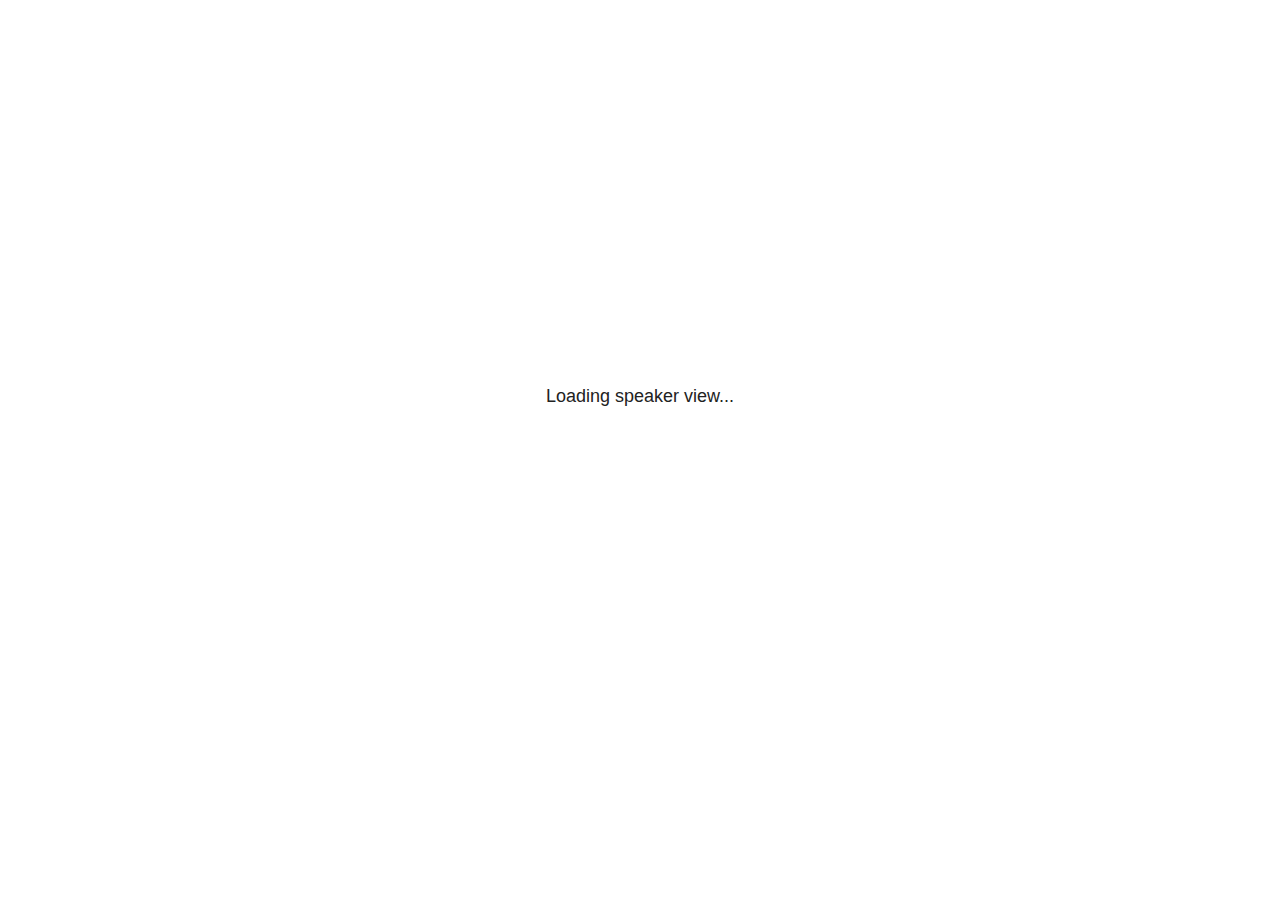
<file: site_libs/revealjs/plugin/notes/speaker-view.html>
<!--
	NOTE: You need to build the notes plugin after making changes to this file.
-->
<html lang="en">
	<head>
		<meta charset="utf-8">

		<title>reveal.js - Speaker View</title>

		<style>
			body {
				font-family: Helvetica;
				font-size: 18px;
			}

			#current-slide,
			#upcoming-slide,
			#speaker-controls {
				padding: 6px;
				box-sizing: border-box;
				-moz-box-sizing: border-box;
			}

			#current-slide iframe,
			#upcoming-slide iframe {
				width: 100%;
				height: 100%;
				border: 1px solid #ddd;
			}

			#current-slide .label,
			#upcoming-slide .label {
				position: absolute;
				top: 10px;
				left: 10px;
				z-index: 2;
			}

			#connection-status {
				position: absolute;
				top: 0;
				left: 0;
				width: 100%;
				height: 100%;
				z-index: 20;
				padding: 30% 20% 20% 20%;
				font-size: 18px;
				color: #222;
				background: #fff;
				text-align: center;
				box-sizing: border-box;
				line-height: 1.4;
			}

			.overlay-element {
				height: 34px;
				line-height: 34px;
				padding: 0 10px;
				text-shadow: none;
				background: rgba( 220, 220, 220, 0.8 );
				color: #222;
				font-size: 14px;
			}

			.overlay-element.interactive:hover {
				background: rgba( 220, 220, 220, 1 );
			}

			#current-slide {
				position: absolute;
				width: 60%;
				height: 100%;
				top: 0;
				left: 0;
				padding-right: 0;
			}

			#upcoming-slide {
				position: absolute;
				width: 40%;
				height: 40%;
				right: 0;
				top: 0;
			}

			/* Speaker controls */
			#speaker-controls {
				position: absolute;
				top: 40%;
				right: 0;
				width: 40%;
				height: 60%;
				overflow: auto;
				font-size: 18px;
			}

				.speaker-controls-time.hidden,
				.speaker-controls-notes.hidden {
					display: none;
				}

				.speaker-controls-time .label,
				.speaker-controls-pace .label,
				.speaker-controls-notes .label {
					text-transform: uppercase;
					font-weight: normal;
					font-size: 0.66em;
					color: #666;
					margin: 0;
				}

				.speaker-controls-time, .speaker-controls-pace {
					border-bottom: 1px solid rgba( 200, 200, 200, 0.5 );
					margin-bottom: 10px;
					padding: 10px 16px;
					padding-bottom: 20px;
					cursor: pointer;
				}

				.speaker-controls-time .reset-button {
					opacity: 0;
					float: right;
					color: #666;
					text-decoration: none;
				}
				.speaker-controls-time:hover .reset-button {
					opacity: 1;
				}

				.speaker-controls-time .timer,
				.speaker-controls-time .clock {
					width: 50%;
				}

				.speaker-controls-time .timer,
				.speaker-controls-time .clock,
				.speaker-controls-time .pacing .hours-value,
				.speaker-controls-time .pacing .minutes-value,
				.speaker-controls-time .pacing .seconds-value {
					font-size: 1.9em;
				}

				.speaker-controls-time .timer {
					float: left;
				}

				.speaker-controls-time .clock {
					float: right;
					text-align: right;
				}

				.speaker-controls-time span.mute {
					opacity: 0.3;
				}

				.speaker-controls-time .pacing-title {
					margin-top: 5px;
				}

				.speaker-controls-time .pacing.ahead {
					color: blue;
				}

				.speaker-controls-time .pacing.on-track {
					color: green;
				}

				.speaker-controls-time .pacing.behind {
					color: red;
				}

				.speaker-controls-notes {
					padding: 10px 16px;
				}

				.speaker-controls-notes .value {
					margin-top: 5px;
					line-height: 1.4;
					font-size: 1.2em;
				}

			/* Layout selector */
			#speaker-layout {
				position: absolute;
				top: 10px;
				right: 10px;
				color: #222;
				z-index: 10;
			}
				#speaker-layout select {
					position: absolute;
					width: 100%;
					height: 100%;
					top: 0;
					left: 0;
					border: 0;
					box-shadow: 0;
					cursor: pointer;
					opacity: 0;

					font-size: 1em;
					background-color: transparent;

					-moz-appearance: none;
					-webkit-appearance: none;
					-webkit-tap-highlight-color: rgba(0, 0, 0, 0);
				}

				#speaker-layout select:focus {
					outline: none;
					box-shadow: none;
				}

			.clear {
				clear: both;
			}

			/* Speaker layout: Wide */
			body[data-speaker-layout="wide"] #current-slide,
			body[data-speaker-layout="wide"] #upcoming-slide {
				width: 50%;
				height: 45%;
				padding: 6px;
			}

			body[data-speaker-layout="wide"] #current-slide {
				top: 0;
				left: 0;
			}

			body[data-speaker-layout="wide"] #upcoming-slide {
				top: 0;
				left: 50%;
			}

			body[data-speaker-layout="wide"] #speaker-controls {
				top: 45%;
				left: 0;
				width: 100%;
				height: 50%;
				font-size: 1.25em;
			}

			/* Speaker layout: Tall */
			body[data-speaker-layout="tall"] #current-slide,
			body[data-speaker-layout="tall"] #upcoming-slide {
				width: 45%;
				height: 50%;
				padding: 6px;
			}

			body[data-speaker-layout="tall"] #current-slide {
				top: 0;
				left: 0;
			}

			body[data-speaker-layout="tall"] #upcoming-slide {
				top: 50%;
				left: 0;
			}

			body[data-speaker-layout="tall"] #speaker-controls {
				padding-top: 40px;
				top: 0;
				left: 45%;
				width: 55%;
				height: 100%;
				font-size: 1.25em;
			}

			/* Speaker layout: Notes only */
			body[data-speaker-layout="notes-only"] #current-slide,
			body[data-speaker-layout="notes-only"] #upcoming-slide {
				display: none;
			}

			body[data-speaker-layout="notes-only"] #speaker-controls {
				padding-top: 40px;
				top: 0;
				left: 0;
				width: 100%;
				height: 100%;
				font-size: 1.25em;
			}

			@media screen and (max-width: 1080px) {
				body[data-speaker-layout="default"] #speaker-controls {
					font-size: 16px;
				}
			}

			@media screen and (max-width: 900px) {
				body[data-speaker-layout="default"] #speaker-controls {
					font-size: 14px;
				}
			}

			@media screen and (max-width: 800px) {
				body[data-speaker-layout="default"] #speaker-controls {
					font-size: 12px;
				}
			}

		</style>
	</head>

	<body>

		<div id="connection-status">Loading speaker view...</div>

		<div id="current-slide"></div>
		<div id="upcoming-slide"><span class="overlay-element label">Upcoming</span></div>
		<div id="speaker-controls">
			<div class="speaker-controls-time">
				<h4 class="label">Time <span class="reset-button">Click to Reset</span></h4>
				<div class="clock">
					<span class="clock-value">0:00 AM</span>
				</div>
				<div class="timer">
					<span class="hours-value">00</span><span class="minutes-value">:00</span><span class="seconds-value">:00</span>
				</div>
				<div class="clear"></div>

				<h4 class="label pacing-title" style="display: none">Pacing – Time to finish current slide</h4>
				<div class="pacing" style="display: none">
					<span class="hours-value">00</span><span class="minutes-value">:00</span><span class="seconds-value">:00</span>
				</div>
			</div>

			<div class="speaker-controls-notes hidden">
				<h4 class="label">Notes</h4>
				<div class="value"></div>
			</div>
		</div>
		<div id="speaker-layout" class="overlay-element interactive">
			<span class="speaker-layout-label"></span>
			<select class="speaker-layout-dropdown"></select>
		</div>

		<script>

			(function() {

				var notes,
					notesValue,
					currentState,
					currentSlide,
					upcomingSlide,
					layoutLabel,
					layoutDropdown,
					pendingCalls = {},
					lastRevealApiCallId = 0,
					connected = false,
					whitelistedWindows = [window.opener];

				var SPEAKER_LAYOUTS = {
					'default': 'Default',
					'wide': 'Wide',
					'tall': 'Tall',
					'notes-only': 'Notes only'
				};

				setupLayout();

				var connectionStatus = document.querySelector( '#connection-status' );
				var connectionTimeout = setTimeout( function() {
					connectionStatus.innerHTML = 'Error connecting to main window.<br>Please try closing and reopening the speaker view.';
				}, 5000 );
;
				window.addEventListener( 'message', function( event ) {

					// Validate the origin of this message to prevent XSS
					if( window.location.origin !== event.origin && whitelistedWindows.indexOf( event.source ) === -1 ) {
						return;
					}

					clearTimeout( connectionTimeout );
					connectionStatus.style.display = 'none';

					var data = JSON.parse( event.data );

					// The overview mode is only useful to the reveal.js instance
					// where navigation occurs so we don't sync it
					if( data.state ) delete data.state.overview;

					// Messages sent by the notes plugin inside of the main window
					if( data && data.namespace === 'reveal-notes' ) {
						if( data.type === 'connect' ) {
							handleConnectMessage( data );
						}
						else if( data.type === 'state' ) {
							handleStateMessage( data );
						}
						else if( data.type === 'return' ) {
							pendingCalls[data.callId](data.result);
							delete pendingCalls[data.callId];
						}
					}
					// Messages sent by the reveal.js inside of the current slide preview
					else if( data && data.namespace === 'reveal' ) {
						if( /ready/.test( data.eventName ) ) {
							// Send a message back to notify that the handshake is complete
							window.opener.postMessage( JSON.stringify({ namespace: 'reveal-notes', type: 'connected'} ), '*' );
						}
						else if( /slidechanged|fragmentshown|fragmenthidden|paused|resumed/.test( data.eventName ) && currentState !== JSON.stringify( data.state ) ) {

							dispatchStateToMainWindow( data.state );

						}
					}

				} );

				/**
				 * Updates the presentation in the main window to match the state
				 * of the presentation in the notes window.
				 */
				const dispatchStateToMainWindow = debounce(( state ) => {
					window.opener.postMessage( JSON.stringify({ method: 'setState', args: [ state ]} ), '*' );
				}, 500);

				/**
				 * Asynchronously calls the Reveal.js API of the main frame.
				 */
				function callRevealApi( methodName, methodArguments, callback ) {

					var callId = ++lastRevealApiCallId;
					pendingCalls[callId] = callback;
					window.opener.postMessage( JSON.stringify( {
						namespace: 'reveal-notes',
						type: 'call',
						callId: callId,
						methodName: methodName,
						arguments: methodArguments
					} ), '*' );

				}

				/**
				 * Called when the main window is trying to establish a
				 * connection.
				 */
				function handleConnectMessage( data ) {

					if( connected === false ) {
						connected = true;

						setupIframes( data );
						setupKeyboard();
						setupNotes();
						setupTimer();
						setupHeartbeat();
					}

				}

				/**
				 * Called when the main window sends an updated state.
				 */
				function handleStateMessage( data ) {

					// Store the most recently set state to avoid circular loops
					// applying the same state
					currentState = JSON.stringify( data.state );

					// No need for updating the notes in case of fragment changes
					if ( data.notes ) {
						notes.classList.remove( 'hidden' );
						notesValue.style.whiteSpace = data.whitespace;
						if( data.markdown ) {
							notesValue.innerHTML = marked( data.notes );
						}
						else {
							notesValue.innerHTML = data.notes;
						}
					}
					else {
						notes.classList.add( 'hidden' );
					}

					// Update the note slides
					currentSlide.contentWindow.postMessage( JSON.stringify({ method: 'setState', args: [ data.state ] }), '*' );
					upcomingSlide.contentWindow.postMessage( JSON.stringify({ method: 'setState', args: [ data.state ] }), '*' );
					upcomingSlide.contentWindow.postMessage( JSON.stringify({ method: 'next' }), '*' );

				}

				// Limit to max one state update per X ms
				handleStateMessage = debounce( handleStateMessage, 200 );

				/**
				 * Forward keyboard events to the current slide window.
				 * This enables keyboard events to work even if focus
				 * isn't set on the current slide iframe.
				 *
				 * Block F5 default handling, it reloads and disconnects
				 * the speaker notes window.
				 */
				function setupKeyboard() {

					document.addEventListener( 'keydown', function( event ) {
						if( event.keyCode === 116 || ( event.metaKey && event.keyCode === 82 ) ) {
							event.preventDefault();
							return false;
						}
						currentSlide.contentWindow.postMessage( JSON.stringify({ method: 'triggerKey', args: [ event.keyCode ] }), '*' );
					} );

				}

				/**
				 * Creates the preview iframes.
				 */
				function setupIframes( data ) {

					var params = [
						'receiver',
						'progress=false',
						'history=false',
						'transition=none',
						'autoSlide=0',
						'backgroundTransition=none'
					].join( '&' );

					var urlSeparator = /\?/.test(data.url) ? '&' : '?';
					var hash = '#/' + data.state.indexh + '/' + data.state.indexv;
					var currentURL = data.url + urlSeparator + params + '&postMessageEvents=true' + hash;
					var upcomingURL = data.url + urlSeparator + params + '&controls=false' + hash;

					currentSlide = document.createElement( 'iframe' );
					currentSlide.setAttribute( 'width', 1280 );
					currentSlide.setAttribute( 'height', 1024 );
					currentSlide.setAttribute( 'src', currentURL );
					document.querySelector( '#current-slide' ).appendChild( currentSlide );

					upcomingSlide = document.createElement( 'iframe' );
					upcomingSlide.setAttribute( 'width', 640 );
					upcomingSlide.setAttribute( 'height', 512 );
					upcomingSlide.setAttribute( 'src', upcomingURL );
					document.querySelector( '#upcoming-slide' ).appendChild( upcomingSlide );

					whitelistedWindows.push( currentSlide.contentWindow, upcomingSlide.contentWindow );

				}

				/**
				 * Setup the notes UI.
				 */
				function setupNotes() {

					notes = document.querySelector( '.speaker-controls-notes' );
					notesValue = document.querySelector( '.speaker-controls-notes .value' );

				}

				/**
				 * We send out a heartbeat at all times to ensure we can
				 * reconnect with the main presentation window after reloads.
				 */
				function setupHeartbeat() {

					setInterval( () => {
						window.opener.postMessage( JSON.stringify({ namespace: 'reveal-notes', type: 'heartbeat'} ), '*' );
					}, 1000 );

				}

				function getTimings( callback ) {

					callRevealApi( 'getSlidesAttributes', [], function ( slideAttributes ) {
						callRevealApi( 'getConfig', [], function ( config ) {
							var totalTime = config.totalTime;
							var minTimePerSlide = config.minimumTimePerSlide || 0;
							var defaultTiming = config.defaultTiming;
							if ((defaultTiming == null) && (totalTime == null)) {
								callback(null);
								return;
							}
							// Setting totalTime overrides defaultTiming
							if (totalTime) {
								defaultTiming = 0;
							}
							var timings = [];
							for ( var i in slideAttributes ) {
								var slide = slideAttributes[ i ];
								var timing = defaultTiming;
								if( slide.hasOwnProperty( 'data-timing' )) {
									var t = slide[ 'data-timing' ];
									timing = parseInt(t);
									if( isNaN(timing) ) {
										console.warn("Could not parse timing '" + t + "' of slide " + i + "; using default of " + defaultTiming);
										timing = defaultTiming;
									}
								}
								timings.push(timing);
							}
							if ( totalTime ) {
								// After we've allocated time to individual slides, we summarize it and
								// subtract it from the total time
								var remainingTime = totalTime - timings.reduce( function(a, b) { return a + b; }, 0 );
								// The remaining time is divided by the number of slides that have 0 seconds
								// allocated at the moment, giving the average time-per-slide on the remaining slides
								var remainingSlides = (timings.filter( function(x) { return x == 0 }) ).length
								var timePerSlide = Math.round( remainingTime / remainingSlides, 0 )
								// And now we replace every zero-value timing with that average
								timings = timings.map( function(x) { return (x==0 ? timePerSlide : x) } );
							}
							var slidesUnderMinimum = timings.filter( function(x) { return (x < minTimePerSlide) } ).length
							if ( slidesUnderMinimum ) {
								message = "The pacing time for " + slidesUnderMinimum + " slide(s) is under the configured minimum of " + minTimePerSlide + " seconds. Check the data-timing attribute on individual slides, or consider increasing the totalTime or minimumTimePerSlide configuration options (or removing some slides).";
								alert(message);
							}
							callback( timings );
						} );
					} );

				}

				/**
				 * Return the number of seconds allocated for presenting
				 * all slides up to and including this one.
				 */
				function getTimeAllocated( timings, callback ) {

					callRevealApi( 'getSlidePastCount', [], function ( currentSlide ) {
						var allocated = 0;
						for (var i in timings.slice(0, currentSlide + 1)) {
							allocated += timings[i];
						}
						callback( allocated );
					} );

				}

				/**
				 * Create the timer and clock and start updating them
				 * at an interval.
				 */
				function setupTimer() {

					var start = new Date(),
					timeEl = document.querySelector( '.speaker-controls-time' ),
					clockEl = timeEl.querySelector( '.clock-value' ),
					hoursEl = timeEl.querySelector( '.hours-value' ),
					minutesEl = timeEl.querySelector( '.minutes-value' ),
					secondsEl = timeEl.querySelector( '.seconds-value' ),
					pacingTitleEl = timeEl.querySelector( '.pacing-title' ),
					pacingEl = timeEl.querySelector( '.pacing' ),
					pacingHoursEl = pacingEl.querySelector( '.hours-value' ),
					pacingMinutesEl = pacingEl.querySelector( '.minutes-value' ),
					pacingSecondsEl = pacingEl.querySelector( '.seconds-value' );

					var timings = null;
					getTimings( function ( _timings ) {

						timings = _timings;
						if (_timings !== null) {
							pacingTitleEl.style.removeProperty('display');
							pacingEl.style.removeProperty('display');
						}

						// Update once directly
						_updateTimer();

						// Then update every second
						setInterval( _updateTimer, 1000 );

					} );


					function _resetTimer() {

						if (timings == null) {
							start = new Date();
							_updateTimer();
						}
						else {
							// Reset timer to beginning of current slide
							getTimeAllocated( timings, function ( slideEndTimingSeconds ) {
								var slideEndTiming = slideEndTimingSeconds * 1000;
								callRevealApi( 'getSlidePastCount', [], function ( currentSlide ) {
									var currentSlideTiming = timings[currentSlide] * 1000;
									var previousSlidesTiming = slideEndTiming - currentSlideTiming;
									var now = new Date();
									start = new Date(now.getTime() - previousSlidesTiming);
									_updateTimer();
								} );
							} );
						}

					}

					timeEl.addEventListener( 'click', function() {
						_resetTimer();
						return false;
					} );

					function _displayTime( hrEl, minEl, secEl, time) {

						var sign = Math.sign(time) == -1 ? "-" : "";
						time = Math.abs(Math.round(time / 1000));
						var seconds = time % 60;
						var minutes = Math.floor( time / 60 ) % 60 ;
						var hours = Math.floor( time / ( 60 * 60 )) ;
						hrEl.innerHTML = sign + zeroPadInteger( hours );
						if (hours == 0) {
							hrEl.classList.add( 'mute' );
						}
						else {
							hrEl.classList.remove( 'mute' );
						}
						minEl.innerHTML = ':' + zeroPadInteger( minutes );
						if (hours == 0 && minutes == 0) {
							minEl.classList.add( 'mute' );
						}
						else {
							minEl.classList.remove( 'mute' );
						}
						secEl.innerHTML = ':' + zeroPadInteger( seconds );
					}

					function _updateTimer() {

						var diff, hours, minutes, seconds,
						now = new Date();

						diff = now.getTime() - start.getTime();

						clockEl.innerHTML = now.toLocaleTimeString( 'en-US', { hour12: true, hour: '2-digit', minute:'2-digit' } );
						_displayTime( hoursEl, minutesEl, secondsEl, diff );
						if (timings !== null) {
							_updatePacing(diff);
						}

					}

					function _updatePacing(diff) {

						getTimeAllocated( timings, function ( slideEndTimingSeconds ) {
							var slideEndTiming = slideEndTimingSeconds * 1000;

							callRevealApi( 'getSlidePastCount', [], function ( currentSlide ) {
								var currentSlideTiming = timings[currentSlide] * 1000;
								var timeLeftCurrentSlide = slideEndTiming - diff;
								if (timeLeftCurrentSlide < 0) {
									pacingEl.className = 'pacing behind';
								}
								else if (timeLeftCurrentSlide < currentSlideTiming) {
									pacingEl.className = 'pacing on-track';
								}
								else {
									pacingEl.className = 'pacing ahead';
								}
								_displayTime( pacingHoursEl, pacingMinutesEl, pacingSecondsEl, timeLeftCurrentSlide );
							} );
						} );
					}

				}

				/**
				 * Sets up the speaker view layout and layout selector.
				 */
				function setupLayout() {

					layoutDropdown = document.querySelector( '.speaker-layout-dropdown' );
					layoutLabel = document.querySelector( '.speaker-layout-label' );

					// Render the list of available layouts
					for( var id in SPEAKER_LAYOUTS ) {
						var option = document.createElement( 'option' );
						option.setAttribute( 'value', id );
						option.textContent = SPEAKER_LAYOUTS[ id ];
						layoutDropdown.appendChild( option );
					}

					// Monitor the dropdown for changes
					layoutDropdown.addEventListener( 'change', function( event ) {

						setLayout( layoutDropdown.value );

					}, false );

					// Restore any currently persisted layout
					setLayout( getLayout() );

				}

				/**
				 * Sets a new speaker view layout. The layout is persisted
				 * in local storage.
				 */
				function setLayout( value ) {

					var title = SPEAKER_LAYOUTS[ value ];

					layoutLabel.innerHTML = 'Layout' + ( title ? ( ': ' + title ) : '' );
					layoutDropdown.value = value;

					document.body.setAttribute( 'data-speaker-layout', value );

					// Persist locally
					if( supportsLocalStorage() ) {
						window.localStorage.setItem( 'reveal-speaker-layout', value );
					}

				}

				/**
				 * Returns the ID of the most recently set speaker layout
				 * or our default layout if none has been set.
				 */
				function getLayout() {

					if( supportsLocalStorage() ) {
						var layout = window.localStorage.getItem( 'reveal-speaker-layout' );
						if( layout ) {
							return layout;
						}
					}

					// Default to the first record in the layouts hash
					for( var id in SPEAKER_LAYOUTS ) {
						return id;
					}

				}

				function supportsLocalStorage() {

					try {
						localStorage.setItem('test', 'test');
						localStorage.removeItem('test');
						return true;
					}
					catch( e ) {
						return false;
					}

				}

				function zeroPadInteger( num ) {

					var str = '00' + parseInt( num );
					return str.substring( str.length - 2 );

				}

				/**
				 * Limits the frequency at which a function can be called.
				 */
				function debounce( fn, ms ) {

					var lastTime = 0,
						timeout;

					return function() {

						var args = arguments;
						var context = this;

						clearTimeout( timeout );

						var timeSinceLastCall = Date.now() - lastTime;
						if( timeSinceLastCall > ms ) {
							fn.apply( context, args );
							lastTime = Date.now();
						}
						else {
							timeout = setTimeout( function() {
								fn.apply( context, args );
								lastTime = Date.now();
							}, ms - timeSinceLastCall );
						}

					}

				}

			})();

		</script>
	</body>
</html>
</file>
<file: site_libs/quarto-html/tippy.css>
.tippy-box[data-animation=fade][data-state=hidden]{opacity:0}[data-tippy-root]{max-width:calc(100vw - 10px)}.tippy-box{position:relative;background-color:#333;color:#fff;border-radius:4px;font-size:14px;line-height:1.4;white-space:normal;outline:0;transition-property:transform,visibility,opacity}.tippy-box[data-placement^=top]>.tippy-arrow{bottom:0}.tippy-box[data-placement^=top]>.tippy-arrow:before{bottom:-7px;left:0;border-width:8px 8px 0;border-top-color:initial;transform-origin:center top}.tippy-box[data-placement^=bottom]>.tippy-arrow{top:0}.tippy-box[data-placement^=bottom]>.tippy-arrow:before{top:-7px;left:0;border-width:0 8px 8px;border-bottom-color:initial;transform-origin:center bottom}.tippy-box[data-placement^=left]>.tippy-arrow{right:0}.tippy-box[data-placement^=left]>.tippy-arrow:before{border-width:8px 0 8px 8px;border-left-color:initial;right:-7px;transform-origin:center left}.tippy-box[data-placement^=right]>.tippy-arrow{left:0}.tippy-box[data-placement^=right]>.tippy-arrow:before{left:-7px;border-width:8px 8px 8px 0;border-right-color:initial;transform-origin:center right}.tippy-box[data-inertia][data-state=visible]{transition-timing-function:cubic-bezier(.54,1.5,.38,1.11)}.tippy-arrow{width:16px;height:16px;color:#333}.tippy-arrow:before{content:"";position:absolute;border-color:transparent;border-style:solid}.tippy-content{position:relative;padding:5px 9px;z-index:1}
</file>
<file: site_libs/quarto-html/quarto-syntax-highlighting.css>
/* quarto syntax highlight colors */
:root {
  --quarto-hl-ot-color: #003B4F;
  --quarto-hl-at-color: #657422;
  --quarto-hl-ss-color: #20794D;
  --quarto-hl-an-color: #5E5E5E;
  --quarto-hl-fu-color: #4758AB;
  --quarto-hl-st-color: #20794D;
  --quarto-hl-cf-color: #003B4F;
  --quarto-hl-op-color: #5E5E5E;
  --quarto-hl-er-color: #AD0000;
  --quarto-hl-bn-color: #AD0000;
  --quarto-hl-al-color: #AD0000;
  --quarto-hl-va-color: #111111;
  --quarto-hl-bu-color: inherit;
  --quarto-hl-ex-color: inherit;
  --quarto-hl-pp-color: #AD0000;
  --quarto-hl-in-color: #5E5E5E;
  --quarto-hl-vs-color: #20794D;
  --quarto-hl-wa-color: #5E5E5E;
  --quarto-hl-do-color: #5E5E5E;
  --quarto-hl-im-color: #00769E;
  --quarto-hl-ch-color: #20794D;
  --quarto-hl-dt-color: #AD0000;
  --quarto-hl-fl-color: #AD0000;
  --quarto-hl-co-color: #5E5E5E;
  --quarto-hl-cv-color: #5E5E5E;
  --quarto-hl-cn-color: #8f5902;
  --quarto-hl-sc-color: #5E5E5E;
  --quarto-hl-dv-color: #AD0000;
  --quarto-hl-kw-color: #003B4F;
}

/* other quarto variables */
:root {
  --quarto-font-monospace: SFMono-Regular, Menlo, Monaco, Consolas, "Liberation Mono", "Courier New", monospace;
}

pre > code.sourceCode > span {
  color: #003B4F;
}

code span {
  color: #003B4F;
}

code.sourceCode > span {
  color: #003B4F;
}

div.sourceCode,
div.sourceCode pre.sourceCode {
  color: #003B4F;
}

code span.ot {
  color: #003B4F;
}

code span.at {
  color: #657422;
}

code span.ss {
  color: #20794D;
}

code span.an {
  color: #5E5E5E;
}

code span.fu {
  color: #4758AB;
}

code span.st {
  color: #20794D;
}

code span.cf {
  color: #003B4F;
}

code span.op {
  color: #5E5E5E;
}

code span.er {
  color: #AD0000;
}

code span.bn {
  color: #AD0000;
}

code span.al {
  color: #AD0000;
}

code span.va {
  color: #111111;
}

code span.pp {
  color: #AD0000;
}

code span.in {
  color: #5E5E5E;
}

code span.vs {
  color: #20794D;
}

code span.wa {
  color: #5E5E5E;
  font-style: italic;
}

code span.do {
  color: #5E5E5E;
  font-style: italic;
}

code span.im {
  color: #00769E;
}

code span.ch {
  color: #20794D;
}

code span.dt {
  color: #AD0000;
}

code span.fl {
  color: #AD0000;
}

code span.co {
  color: #5E5E5E;
}

code span.cv {
  color: #5E5E5E;
  font-style: italic;
}

code span.cn {
  color: #8f5902;
}

code span.sc {
  color: #5E5E5E;
}

code span.dv {
  color: #AD0000;
}

code span.kw {
  color: #003B4F;
}

.prevent-inlining {
  content: "</";
}

/*# sourceMappingURL=debc5d5d77c3f9108843748ff7464032.css.map */
</file>
<file: styles.css>
/* css styles */
</file>
